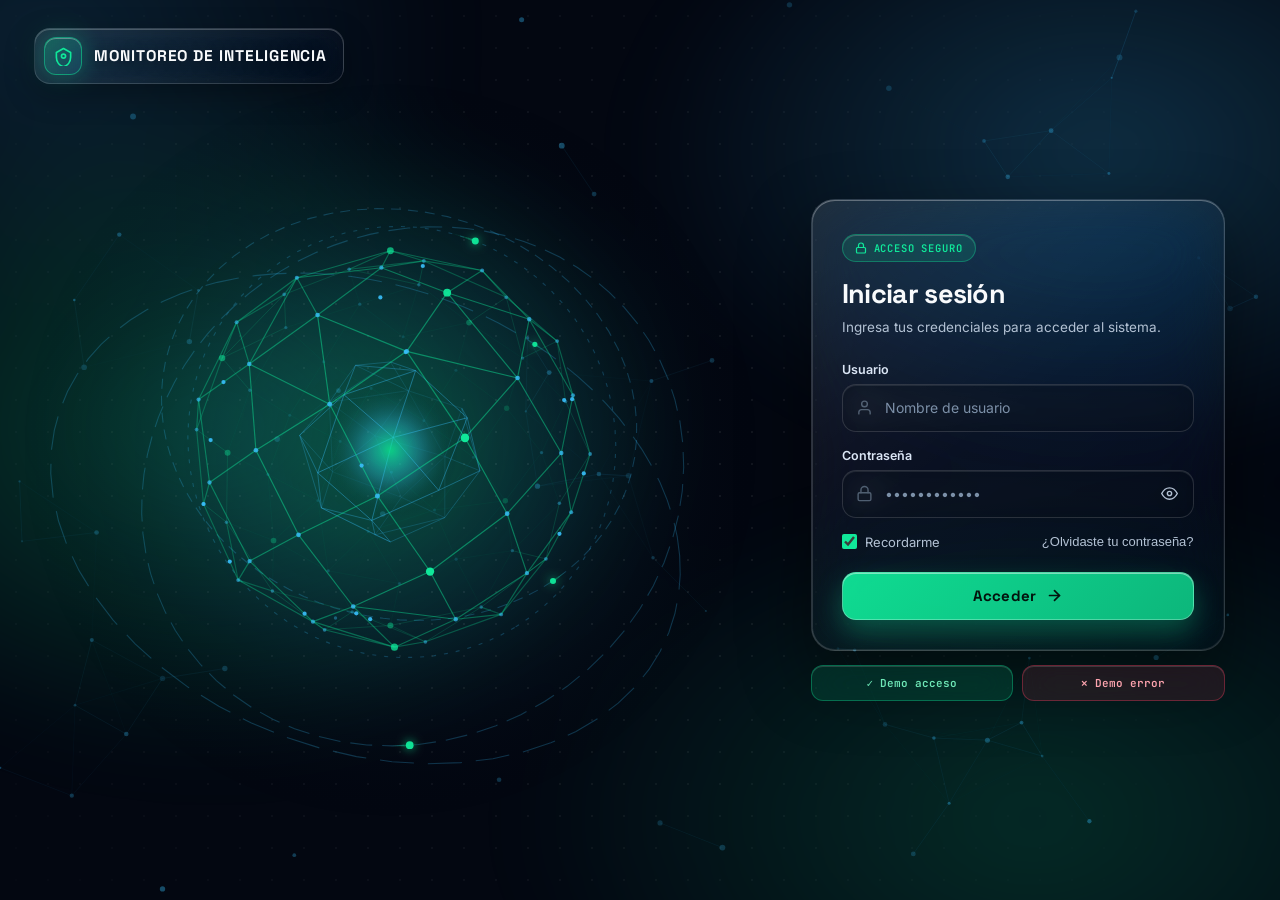
<file: index.html>
﻿<!DOCTYPE html>
<html lang="es">
<head>
  <meta charset="UTF-8" />
  <meta name="viewport" content="width=device-width, initial-scale=1.0" />
  <title>Acceso Seguro — Monitoreo de Inteligencia</title>
  <link rel="preconnect" href="https://fonts.googleapis.com" />
  <link rel="preconnect" href="https://fonts.gstatic.com" crossorigin />
  <link href="https://fonts.googleapis.com/css2?family=Inter:wght@400;500;600;700&family=JetBrains+Mono:wght@400;500;600;700&family=Space+Grotesk:wght@500;600;700&display=swap" rel="stylesheet" />
  <style>
    :root {
      --accent: #10e89a;
      --accent-rgb: 16, 232, 154;
      --accent-2: #38bdf8;
      --accent-2-rgb: 56, 189, 248;
      --warn: #fbbf24;
      --bg-page: #030711;
      --glass-card: linear-gradient(145deg, rgba(255, 255, 255, 0.11) 0%, rgba(255, 255, 255, 0.035) 48%, rgba(6, 12, 24, 0.28) 100%);
      --glass-input: rgba(5, 11, 22, 0.38);
      --glass-border: rgba(255, 255, 255, 0.15);
      --glass-border-strong: rgba(255, 255, 255, 0.26);
      --glass-specular: inset 0 1px 0 rgba(255, 255, 255, 0.28), inset 1px 0 0 rgba(255, 255, 255, 0.1), inset 0 -1px 0 rgba(255, 255, 255, 0.05);
      --text-main: #f8fafc;
      --text-soft: #b3c2d4;
      --text-dim: #7c90a8;
      --radius-lg: 24px;
      --radius-md: 14px;
    }

    body.state-success {
      --accent: #f5c542;
      --accent-rgb: 245, 197, 66;
      --accent-2: #fde078;
      --accent-2-rgb: 253, 224, 120;
      --bg-page: #0a0703;
    }

    body.state-error {
      --accent: #f43f5e;
      --accent-rgb: 244, 63, 94;
      --accent-2: #fb7185;
      --accent-2-rgb: 251, 113, 133;
      --bg-page: #0f0408;
    }

    * {
      box-sizing: border-box;
      margin: 0;
      padding: 0;
    }

    html, body {
      width: 100%;
      min-height: 100dvh;
      background-color: var(--bg-page);
      color: var(--text-main);
      font-family: 'Inter', system-ui, -apple-system, sans-serif;
      -webkit-font-smoothing: antialiased;
      overflow-x: hidden;
      transition: background-color 0.6s ease;
    }

    /* ============================================================
       FULLSCREEN LIVING AURORA & INTERACTIVE 3D ENVIRONMENT
    ============================================================ */
    .ambient-aurora {
      position: fixed;
      inset: -14%;
      z-index: 0;
      pointer-events: none;
      background:
        radial-gradient(44% 44% at 24% 48%, rgba(var(--accent-rgb), 0.24) 0%, transparent 68%),
        radial-gradient(42% 40% at 78% 24%, rgba(var(--accent-2-rgb), 0.22) 0%, transparent 68%),
        radial-gradient(46% 42% at 74% 82%, rgba(var(--accent-rgb), 0.16) 0%, transparent 70%),
        radial-gradient(36% 36% at 14% 14%, rgba(var(--accent-2-rgb), 0.14) 0%, transparent 70%);
      filter: blur(36px);
      animation: auroraDrift 18s ease-in-out infinite alternate;
      transition: background 0.65s ease;
    }

    @keyframes auroraDrift {
      0% { transform: translate3d(0, 0, 0) scale(1); }
      50% { transform: translate3d(2%, -1.5%, 0) scale(1.05); }
      100% { transform: translate3d(-1.5%, 2%, 0) scale(1.02); }
    }

    .ambient-grid {
      position: fixed;
      inset: 0;
      z-index: 0;
      pointer-events: none;
      background-image:
        radial-gradient(rgba(255, 255, 255, 0.065) 1px, transparent 1px);
      background-size: 32px 32px;
      mask-image: radial-gradient(circle at 42% 50%, black 22%, transparent 90%);
      -webkit-mask-image: radial-gradient(circle at 42% 50%, black 22%, transparent 90%);
    }

    #env-canvas {
      position: fixed;
      inset: 0;
      width: 100%;
      height: 100%;
      z-index: 1;
      display: block;
      cursor: grab;
      touch-action: none;
    }

    #env-canvas.dragging {
      cursor: grabbing;
    }

    /* ============================================================
       SPLIT FOREGROUND LAYER (LEFT: OPEN 3D STAGE | RIGHT: GLASS LOGIN)
    ============================================================ */
    .split-shell {
      position: relative;
      z-index: 2;
      display: grid;
      grid-template-columns: minmax(0, 1.18fr) minmax(420px, 0.82fr);
      min-height: 100dvh;
      width: 100%;
      pointer-events: none;
    }

    .visual-stage {
      position: relative;
      pointer-events: none;
    }

    /* Only visible UI element on the left stage */
    .brand-mark {
      position: fixed;
      top: 28px;
      left: 34px;
      z-index: 4;
      display: inline-flex;
      align-items: center;
      gap: 12px;
      pointer-events: none;
      padding: 8px 16px 8px 9px;
      border-radius: 16px;
      background: linear-gradient(135deg, rgba(255, 255, 255, 0.1), rgba(6, 12, 24, 0.34));
      backdrop-filter: blur(20px) saturate(165%);
      -webkit-backdrop-filter: blur(20px) saturate(165%);
      border: 1px solid rgba(255, 255, 255, 0.14);
      box-shadow: 0 10px 30px rgba(0, 0, 0, 0.3), inset 0 1px 0 rgba(255, 255, 255, 0.22);
    }

    .brand-emblem {
      width: 38px;
      height: 38px;
      border-radius: 12px;
      background: linear-gradient(135deg, rgba(var(--accent-rgb), 0.28), rgba(var(--accent-2-rgb), 0.14));
      border: 1px solid rgba(var(--accent-rgb), 0.48);
      display: grid;
      place-items: center;
      color: var(--accent);
      box-shadow: 0 0 24px rgba(var(--accent-rgb), 0.28), inset 0 1px 0 rgba(255, 255, 255, 0.32);
      transition: all 0.4s ease;
    }

    .brand-name {
      font-family: 'Space Grotesk', sans-serif;
      font-size: 15.5px;
      font-weight: 700;
      letter-spacing: 0.06em;
      color: var(--text-main);
      text-transform: uppercase;
      text-shadow: 0 2px 14px rgba(0, 0, 0, 0.55);
    }

    /* ---------------- RIGHT TRANSPARENT GLASS LOGIN ---------------- */
    .auth-panel {
      display: flex;
      align-items: center;
      justify-content: center;
      padding: 32px 38px;
      pointer-events: none;
    }

    .auth-main {
      width: 100%;
      max-width: 414px;
      pointer-events: auto;
      perspective: 1100px;
    }

    .auth-card {
      position: relative;
      overflow: hidden;
      background: var(--glass-card);
      backdrop-filter: blur(30px) saturate(180%);
      -webkit-backdrop-filter: blur(30px) saturate(180%);
      border: 1px solid var(--glass-border);
      border-radius: var(--radius-lg);
      padding: 34px 30px 30px;
      box-shadow:
        0 28px 70px rgba(0, 0, 0, 0.48),
        0 0 0 1px rgba(255, 255, 255, 0.04) inset,
        var(--glass-specular);
      transform-style: preserve-3d;
      transition: border-color 0.4s ease, box-shadow 0.45s ease, transform 0.18s ease-out;
      --mx: 50%;
      --my: 0%;
      --glare-opacity: 0;
    }

    /* Interactive mouse-tracking crystal light reflection */
    .auth-card::before {
      content: "";
      position: absolute;
      inset: 0;
      border-radius: inherit;
      background: radial-gradient(
        340px circle at var(--mx) var(--my),
        rgba(255, 255, 255, 0.16) 0%,
        rgba(var(--accent-rgb), 0.08) 38%,
        transparent 72%
      );
      opacity: var(--glare-opacity);
      transition: opacity 0.3s ease;
      pointer-events: none;
      z-index: 0;
    }

    .auth-card > * {
      position: relative;
      z-index: 1;
    }

    body.state-success .auth-card {
      border-color: rgba(245, 197, 66, 0.5);
      box-shadow:
        0 28px 70px rgba(0, 0, 0, 0.52),
        0 0 60px rgba(245, 197, 66, 0.25),
        var(--glass-specular);
    }

    body.state-success .auth-card::after {
      content: "";
      position: absolute;
      inset: -40%;
      background: linear-gradient(
        112deg,
        transparent 38%,
        rgba(255, 246, 198, 0.28) 49%,
        rgba(245, 197, 66, 0.14) 54%,
        transparent 64%
      );
      transform: translateX(-120%);
      animation: goldCardSheen 1.25s cubic-bezier(0.22, 1, 0.36, 1) forwards;
      pointer-events: none;
      z-index: 2;
    }

    @keyframes goldCardSheen {
      0% { transform: translateX(-115%); opacity: 0.95; }
      100% { transform: translateX(125%); opacity: 0; }
    }

    body.state-error .auth-card {
      border-color: rgba(244, 63, 94, 0.5);
      box-shadow:
        0 28px 70px rgba(0, 0, 0, 0.55),
        0 0 48px rgba(244, 63, 94, 0.22),
        var(--glass-specular);
    }

    .auth-card.shake {
      animation: cardShake 0.44s cubic-bezier(.36, .07, .19, .97) both;
    }

    @keyframes cardShake {
      10%, 90% { transform: translate3d(-3px, 0, 0); }
      20%, 80% { transform: translate3d(5px, 0, 0); }
      30%, 50%, 70% { transform: translate3d(-6px, 0, 0); }
      40%, 60% { transform: translate3d(6px, 0, 0); }
    }

    /* Fullscreen Solar Flash Overlay on Login Success */
    .sun-flash-overlay {
      position: fixed;
      inset: 0;
      z-index: 35;
      pointer-events: none;
      opacity: 0;
      background:
        radial-gradient(circle at 30% 50%, rgba(255, 250, 220, 0.92) 0%, rgba(245, 197, 66, 0.46) 28%, rgba(217, 119, 6, 0.12) 58%, transparent 78%);
    }

    .sun-flash-overlay.flash-active {
      animation: solarBloomFlash 1.35s cubic-bezier(0.16, 1, 0.3, 1) forwards;
    }

    @keyframes solarBloomFlash {
      0% { opacity: 0; transform: scale(0.86); }
      14% { opacity: 0.78; transform: scale(1.03); }
      45% { opacity: 0.32; transform: scale(1.08); }
      100% { opacity: 0; transform: scale(1.14); }
    }

    .auth-header {
      margin-bottom: 24px;
    }

    .security-badge {
      display: inline-flex;
      align-items: center;
      gap: 7px;
      padding: 6px 12px;
      border-radius: 999px;
      background: rgba(var(--accent-rgb), 0.13);
      border: 1px solid rgba(var(--accent-rgb), 0.34);
      box-shadow: inset 0 1px 0 rgba(255, 255, 255, 0.18);
      color: var(--accent);
      font-family: 'JetBrains Mono', monospace;
      font-size: 10.5px;
      font-weight: 600;
      letter-spacing: 0.08em;
      text-transform: uppercase;
      margin-bottom: 14px;
    }

    .auth-title {
      font-family: 'Space Grotesk', sans-serif;
      font-size: 27px;
      font-weight: 700;
      letter-spacing: -0.025em;
      color: var(--text-main);
      margin-bottom: 6px;
    }

    .auth-subtitle {
      font-size: 13.5px;
      color: var(--text-soft);
      line-height: 1.5;
    }

    /* Form Controls */
    .field {
      margin-bottom: 16px;
    }

    .field-header {
      display: flex;
      justify-content: space-between;
      align-items: center;
      margin-bottom: 7px;
    }

    .field-label {
      font-size: 12.5px;
      font-weight: 600;
      color: #dbe6f5;
    }

    .caps-hint {
      font-family: 'JetBrains Mono', monospace;
      font-size: 10px;
      color: var(--warn);
      display: none;
    }

    .caps-hint.visible {
      display: inline-block;
    }

    .input-box {
      position: relative;
      display: flex;
      align-items: center;
    }

    .input-icon {
      position: absolute;
      left: 14px;
      width: 17px;
      height: 17px;
      color: var(--text-dim);
      pointer-events: none;
      transition: color 0.2s ease;
    }

    .text-input {
      width: 100%;
      height: 48px;
      padding: 0 42px 0 42px;
      border-radius: var(--radius-md);
      border: 1px solid rgba(255, 255, 255, 0.14);
      background: var(--glass-input);
      backdrop-filter: blur(14px);
      color: var(--text-main);
      font-family: 'Inter', sans-serif;
      font-size: 14px;
      outline: none;
      box-shadow: inset 0 1px 0 rgba(255, 255, 255, 0.09);
      transition: border-color 0.2s ease, box-shadow 0.2s ease, background-color 0.2s ease;
    }

    .text-input::placeholder {
      color: var(--text-dim);
    }

    .text-input:hover {
      border-color: rgba(255, 255, 255, 0.24);
      background: rgba(8, 16, 30, 0.5);
    }

    .text-input:focus {
      border-color: rgba(var(--accent-rgb), 0.8);
      background: rgba(8, 16, 32, 0.62);
      box-shadow: 0 0 0 3.5px rgba(var(--accent-rgb), 0.18), inset 0 1px 0 rgba(255, 255, 255, 0.14);
    }

    .text-input[aria-invalid="true"] {
      border-color: rgba(244, 63, 94, 0.78);
      box-shadow: 0 0 0 3px rgba(244, 63, 94, 0.16);
    }

    .input-box:focus-within .input-icon {
      color: var(--accent);
    }

    .field-error {
      display: none;
      margin-top: 6px;
      font-size: 11.5px;
      color: #fecdd3;
      font-family: 'JetBrains Mono', monospace;
    }

    .field-error.visible {
      display: block;
    }

    .toggle-pass {
      position: absolute;
      right: 8px;
      width: 32px;
      height: 32px;
      border-radius: 9px;
      border: none;
      background: transparent;
      color: var(--text-soft);
      cursor: pointer;
      display: grid;
      place-items: center;
      transition: color 0.2s ease, background-color 0.2s ease;
    }

    .toggle-pass:hover,
    .toggle-pass:focus-visible {
      color: var(--text-main);
      background: rgba(255, 255, 255, 0.1);
      outline: none;
    }

    .form-row {
      display: flex;
      align-items: center;
      justify-content: space-between;
      gap: 10px;
      margin: 4px 0 22px;
      font-size: 13px;
    }

    .remember-check {
      display: inline-flex;
      align-items: center;
      gap: 8px;
      color: var(--text-soft);
      cursor: pointer;
      user-select: none;
    }

    .remember-check input {
      accent-color: var(--accent);
      width: 15px;
      height: 15px;
      cursor: pointer;
    }

    .text-link {
      background: none;
      border: none;
      color: var(--text-soft);
      font-size: 13px;
      font-weight: 500;
      cursor: pointer;
      transition: color 0.2s ease;
    }

    .text-link:hover,
    .text-link:focus-visible {
      color: var(--accent);
      outline: none;
      text-decoration: underline;
    }

    .btn-primary {
      width: 100%;
      height: 48px;
      border: 1px solid rgba(255, 255, 255, 0.28);
      border-radius: var(--radius-md);
      background: linear-gradient(135deg, rgba(var(--accent-rgb), 0.94) 0%, rgba(14, 201, 134, 0.9) 100%);
      color: #03130d;
      font-family: 'Space Grotesk', sans-serif;
      font-size: 15px;
      font-weight: 700;
      letter-spacing: 0.02em;
      cursor: pointer;
      display: inline-flex;
      align-items: center;
      justify-content: center;
      gap: 9px;
      box-shadow: 0 12px 28px rgba(var(--accent-rgb), 0.3), inset 0 1px 0 rgba(255, 255, 255, 0.45);
      transition: transform 0.16s ease, box-shadow 0.2s ease, filter 0.2s ease;
    }

    .btn-primary:hover:not(:disabled) {
      transform: translateY(-1px);
      filter: brightness(1.07);
      box-shadow: 0 16px 34px rgba(var(--accent-rgb), 0.42), inset 0 1px 0 rgba(255, 255, 255, 0.55);
    }

    .btn-primary:active:not(:disabled) {
      transform: translateY(1px);
    }

    .btn-primary:disabled {
      opacity: 0.52;
      cursor: not-allowed;
      transform: none;
    }

    body.state-success .btn-primary {
      background: linear-gradient(135deg, #f7d060 0%, #d99b1e 100%);
      color: #1a1102;
    }

    body.state-error .btn-primary {
      background: linear-gradient(135deg, #f43f5e 0%, #e11d48 100%);
      color: #ffffff;
    }

    .btn-ghost {
      width: 100%;
      height: 44px;
      border-radius: var(--radius-md);
      border: 1px solid rgba(255, 255, 255, 0.18);
      background: rgba(255, 255, 255, 0.055);
      backdrop-filter: blur(12px);
      color: var(--text-main);
      font-family: 'Space Grotesk', sans-serif;
      font-size: 14px;
      font-weight: 600;
      cursor: pointer;
      display: inline-flex;
      align-items: center;
      justify-content: center;
      gap: 8px;
      box-shadow: inset 0 1px 0 rgba(255, 255, 255, 0.12);
      transition: all 0.2s ease;
    }

    .btn-ghost:hover:not(:disabled) {
      border-color: rgba(var(--accent-rgb), 0.58);
      background: rgba(var(--accent-rgb), 0.12);
      color: var(--accent);
    }

    /* Views */
    .panel-view {
      display: none;
      animation: viewIn 0.28s ease forwards;
    }

    .panel-view.active {
      display: block;
    }

    @keyframes viewIn {
      from { opacity: 0; transform: translateY(6px); }
      to { opacity: 1; transform: translateY(0); }
    }

    /* OTP View */
    .otp-demo-hint {
      display: flex;
      align-items: center;
      justify-content: space-between;
      gap: 10px;
      padding: 10px 13px;
      border-radius: 12px;
      background: rgba(var(--accent-2-rgb), 0.12);
      border: 1px solid rgba(var(--accent-2-rgb), 0.34);
      font-family: 'JetBrains Mono', monospace;
      font-size: 11px;
      color: #bae6fd;
      margin-bottom: 16px;
    }

    .otp-demo-hint strong {
      color: #ffffff;
      letter-spacing: 0.14em;
    }

    .otp-autofill-btn {
      background: rgba(var(--accent-2-rgb), 0.22);
      border: 1px solid rgba(var(--accent-2-rgb), 0.45);
      color: #e0f2fe;
      padding: 4px 9px;
      border-radius: 7px;
      font-family: 'JetBrains Mono', monospace;
      font-size: 10px;
      cursor: pointer;
    }

    .otp-input {
      width: 100%;
      height: 54px;
      text-align: center;
      font-family: 'JetBrains Mono', monospace;
      font-size: 22px;
      font-weight: 700;
      letter-spacing: 0.42em;
      padding: 0 14px;
      border-radius: var(--radius-md);
      border: 1px solid rgba(255, 255, 255, 0.2);
      background: var(--glass-input);
      color: var(--text-main);
      outline: none;
      transition: border-color 0.2s ease, box-shadow 0.2s ease;
    }

    .otp-input:focus {
      border-color: rgba(var(--accent-rgb), 0.85);
      box-shadow: 0 0 0 3.5px rgba(var(--accent-rgb), 0.18);
    }

    .otp-actions {
      display: flex;
      justify-content: space-between;
      align-items: center;
      margin: 12px 0 18px;
      font-size: 12px;
    }

    /* Loading View */
    .loading-box {
      text-align: center;
      padding: 18px 4px 10px;
    }

    .spinner-orbit {
      width: 64px;
      height: 64px;
      margin: 0 auto 18px;
      border-radius: 50%;
      border: 2.5px solid rgba(var(--accent-rgb), 0.18);
      border-top-color: var(--accent);
      border-right-color: var(--accent-2);
      display: grid;
      place-items: center;
      animation: spin 0.9s linear infinite;
      box-shadow: 0 0 28px rgba(var(--accent-rgb), 0.26);
    }

    .spinner-orbit svg {
      animation: spinReverse 0.9s linear infinite;
    }

    @keyframes spin { to { transform: rotate(360deg); } }
    @keyframes spinReverse { to { transform: rotate(-360deg); } }

    .progress-bar {
      width: 100%;
      height: 6px;
      border-radius: 999px;
      background: rgba(255, 255, 255, 0.08);
      overflow: hidden;
      margin-top: 18px;
    }

    .progress-fill {
      height: 100%;
      width: 0%;
      background: linear-gradient(90deg, var(--accent-2), var(--accent));
      transition: width 0.16s ease;
    }

    /* Result Views */
    .result-box {
      text-align: center;
      padding: 6px 0;
    }

    .status-icon-wrap {
      width: 62px;
      height: 62px;
      border-radius: 17px;
      margin: 0 auto 16px;
      display: grid;
      place-items: center;
      background: rgba(var(--accent-rgb), 0.15);
      border: 1px solid rgba(var(--accent-rgb), 0.45);
      color: var(--accent);
      box-shadow: 0 0 32px rgba(var(--accent-rgb), 0.26), inset 0 1px 0 rgba(255, 255, 255, 0.24);
    }

    .result-title {
      font-family: 'Space Grotesk', sans-serif;
      font-size: 22px;
      font-weight: 700;
      color: var(--text-main);
      margin-bottom: 8px;
    }

    .result-desc {
      font-size: 13.5px;
      color: var(--text-soft);
      line-height: 1.5;
      margin-bottom: 20px;
    }

    .btn-stack {
      display: grid;
      gap: 10px;
    }

    /* Frosted Glass Demo Triggers */
    .demo-strip {
      margin-top: 14px;
      display: grid;
      grid-template-columns: 1fr 1fr;
      gap: 9px;
    }

    .demo-btn {
      padding: 10px 12px;
      border-radius: 12px;
      font-family: 'JetBrains Mono', monospace;
      font-size: 11px;
      font-weight: 600;
      cursor: pointer;
      backdrop-filter: blur(18px) saturate(160%);
      -webkit-backdrop-filter: blur(18px) saturate(160%);
      border: 1px solid transparent;
      box-shadow: inset 0 1px 0 rgba(255, 255, 255, 0.14);
      transition: all 0.2s ease;
    }

    .demo-btn.ok {
      background: rgba(16, 232, 154, 0.12);
      border-color: rgba(16, 232, 154, 0.34);
      color: #6ee7b7;
    }

    .demo-btn.ok:hover {
      background: rgba(16, 232, 154, 0.22);
      transform: translateY(-1px);
    }

    .demo-btn.fail {
      background: rgba(244, 63, 94, 0.12);
      border-color: rgba(244, 63, 94, 0.36);
      color: #fda4af;
    }

    .demo-btn.fail:hover {
      background: rgba(244, 63, 94, 0.22);
      transform: translateY(-1px);
    }

    /* Glass Modal */
    .modal-backdrop {
      position: fixed;
      inset: 0;
      z-index: 40;
      background: rgba(3, 6, 14, 0.62);
      backdrop-filter: blur(16px);
      -webkit-backdrop-filter: blur(16px);
      display: none;
      align-items: center;
      justify-content: center;
      padding: 20px;
    }

    .modal-backdrop.open {
      display: flex;
      animation: viewIn 0.2s ease;
    }

    .modal-card {
      width: 100%;
      max-width: 420px;
      max-height: calc(100dvh - 40px);
      overflow-y: auto;
      background: linear-gradient(145deg, rgba(20, 30, 50, 0.72), rgba(8, 14, 26, 0.76));
      backdrop-filter: blur(30px) saturate(180%);
      -webkit-backdrop-filter: blur(30px) saturate(180%);
      border: 1px solid rgba(var(--accent-rgb), 0.38);
      border-radius: 22px;
      padding: 24px;
      box-shadow: 0 30px 76px rgba(0, 0, 0, 0.72), var(--glass-specular);
    }

    .modal-head {
      display: flex;
      align-items: center;
      justify-content: space-between;
      margin-bottom: 12px;
    }

    .modal-title {
      font-family: 'Space Grotesk', sans-serif;
      font-size: 18px;
      font-weight: 700;
      color: var(--text-main);
    }

    .modal-close {
      width: 32px;
      height: 32px;
      border-radius: 9px;
      border: 1px solid rgba(255, 255, 255, 0.14);
      background: rgba(255, 255, 255, 0.06);
      color: var(--text-soft);
      cursor: pointer;
      font-size: 15px;
      display: grid;
      place-items: center;
    }

    .modal-close:hover,
    .modal-close:focus-visible {
      color: var(--accent);
      border-color: rgba(var(--accent-rgb), 0.5);
      outline: none;
    }

    /* Glass Toast */
    .toast {
      position: fixed;
      bottom: 20px;
      right: 22px;
      z-index: 50;
      background: rgba(12, 20, 36, 0.68);
      backdrop-filter: blur(22px) saturate(170%);
      -webkit-backdrop-filter: blur(22px) saturate(170%);
      border: 1px solid rgba(var(--accent-rgb), 0.48);
      color: var(--text-main);
      padding: 11px 16px;
      border-radius: 13px;
      font-family: 'JetBrains Mono', monospace;
      font-size: 12px;
      box-shadow: 0 16px 38px rgba(0, 0, 0, 0.58), inset 0 1px 0 rgba(255, 255, 255, 0.16);
      transform: translateY(20px);
      opacity: 0;
      pointer-events: none;
      transition: transform 0.25s ease, opacity 0.25s ease;
    }

    .toast.show {
      transform: translateY(0);
      opacity: 1;
    }

    /* Responsive */
    @media (max-width: 960px) {
      .split-shell {
        grid-template-columns: 1fr;
        grid-template-rows: 340px auto;
      }
      .brand-mark {
        position: absolute;
        top: 18px;
        left: 18px;
      }
      .auth-panel {
        padding: 12px 20px 36px;
      }
    }

    @media (max-width: 520px) {
      .split-shell {
        grid-template-rows: 270px auto;
      }
      .auth-card {
        padding: 26px 20px;
      }
      .demo-strip {
        grid-template-columns: 1fr;
      }
      .toast {
        left: 16px;
        right: 16px;
        bottom: 14px;
      }
    }

    @media (prefers-reduced-motion: reduce) {
      *, *::before, *::after {
        animation-duration: 0.01ms !important;
        animation-iteration-count: 1 !important;
        transition-duration: 0.01ms !important;
      }
    }
  </style>
</head>
<body>
  <div class="ambient-aurora" aria-hidden="true"></div>
  <div class="ambient-grid" aria-hidden="true"></div>
  <canvas id="env-canvas" aria-label="Entorno 3D interactivo de Monitoreo de Inteligencia"></canvas>
  <div class="sun-flash-overlay" id="sun-flash-overlay" aria-hidden="true"></div>

  <div class="brand-mark">
    <div class="brand-emblem" aria-hidden="true">
      <svg width="19" height="19" viewBox="0 0 24 24" fill="none" stroke="currentColor" stroke-width="2.1" stroke-linecap="round" stroke-linejoin="round">
        <path d="M12 2L3 7v6c0 5.5 3.8 10.4 9 12 5.2-1.6 9-6.5 9-12V7l-9-5z"/>
        <circle cx="12" cy="11.5" r="2.6"/>
      </svg>
    </div>
    <span class="brand-name">Monitoreo de Inteligencia</span>
  </div>

  <div class="split-shell">
    <!-- LEFT: OPEN SPACE OVER INTERACTIVE 3D CORE -->
    <div class="visual-stage" aria-hidden="true"></div>

    <!-- RIGHT: TRANSPARENT FROSTED GLASS LOGIN -->
    <main class="auth-panel">
      <section class="auth-main" aria-label="Inicio de sesión">
        <div class="auth-card" id="auth-card">

          <!-- VIEW 1: LOGIN FORM -->
          <div class="panel-view active" id="view-login">
            <div class="auth-header">
              <div class="security-badge">
                <svg width="12" height="12" viewBox="0 0 24 24" fill="none" stroke="currentColor" stroke-width="2.4" aria-hidden="true">
                  <rect x="3" y="11" width="18" height="11" rx="2"/>
                  <path d="M7 11V7a5 5 0 0 1 10 0v4"/>
                </svg>
                <span>Acceso Seguro</span>
              </div>
              <h1 class="auth-title">Iniciar sesión</h1>
              <p class="auth-subtitle">Ingresa tus credenciales para acceder al sistema.</p>
            </div>

            <form id="login-form" novalidate>
              <div class="field">
                <div class="field-header">
                  <label class="field-label" for="input-user">Usuario</label>
                </div>
                <div class="input-box">
                  <svg class="input-icon" viewBox="0 0 24 24" fill="none" stroke="currentColor" stroke-width="2" stroke-linecap="round" stroke-linejoin="round" aria-hidden="true">
                    <path d="M20 21v-2a4 4 0 0 0-4-4H8a4 4 0 0 0-4 4v2"/>
                    <circle cx="12" cy="7" r="4"/>
                  </svg>
                  <input
                    type="text"
                    id="input-user"
                    class="text-input"
                    placeholder="Nombre de usuario"
                    autocomplete="username"
                    aria-describedby="err-user"
                    aria-invalid="false"
                    required
                  />
                </div>
                <p class="field-error" id="err-user" role="alert"></p>
              </div>

              <div class="field">
                <div class="field-header">
                  <label class="field-label" for="input-pass">Contraseña</label>
                  <span class="caps-hint" id="caps-hint" role="status">BLOQ MAYÚS</span>
                </div>
                <div class="input-box">
                  <svg class="input-icon" viewBox="0 0 24 24" fill="none" stroke="currentColor" stroke-width="2" stroke-linecap="round" stroke-linejoin="round" aria-hidden="true">
                    <rect x="3" y="11" width="18" height="11" rx="2"/>
                    <path d="M7 11V7a5 5 0 0 1 10 0v4"/>
                  </svg>
                  <input
                    type="password"
                    id="input-pass"
                    class="text-input"
                    placeholder="••••••••••••"
                    autocomplete="current-password"
                    aria-describedby="err-pass"
                    aria-invalid="false"
                    required
                  />
                  <button type="button" class="toggle-pass" id="btn-toggle-pass" aria-label="Mostrar contraseña" aria-pressed="false">
                    <svg id="eye-icon" width="17" height="17" viewBox="0 0 24 24" fill="none" stroke="currentColor" stroke-width="2" stroke-linecap="round" stroke-linejoin="round" aria-hidden="true">
                      <path d="M1 12s4-8 11-8 11 8 11 8-4 8-11 8-11-8-11-8z"/>
                      <circle cx="12" cy="12" r="3"/>
                    </svg>
                  </button>
                </div>
                <p class="field-error" id="err-pass" role="alert"></p>
              </div>

              <div class="form-row">
                <label class="remember-check">
                  <input type="checkbox" id="chk-remember" checked />
                  <span>Recordarme</span>
                </label>
                <button type="button" class="text-link" id="btn-forgot">¿Olvidaste tu contraseña?</button>
              </div>

              <button type="submit" class="btn-primary" id="btn-submit">
                <span>Acceder</span>
                <svg width="17" height="17" viewBox="0 0 24 24" fill="none" stroke="currentColor" stroke-width="2.4" stroke-linecap="round" stroke-linejoin="round" aria-hidden="true">
                  <line x1="5" y1="12" x2="19" y2="12"/>
                  <polyline points="12 5 19 12 12 19"/>
                </svg>
              </button>
            </form>
          </div>

          <!-- VIEW 2: AUTHENTICATING -->
          <div class="panel-view" id="view-loading" aria-live="polite">
            <div class="loading-box">
              <div class="spinner-orbit" aria-hidden="true">
                <svg width="24" height="24" viewBox="0 0 24 24" fill="none" stroke="var(--accent)" stroke-width="2">
                  <path d="M12 22s8-4 8-10V5l-8-3-8 3v7c0 6 8 10 8 10z"/>
                </svg>
              </div>
              <h2 class="result-title">Verificando...</h2>
              <p class="result-desc" id="loading-step-text">Validando credenciales de acceso</p>
              <div class="progress-bar" role="progressbar" aria-valuemin="0" aria-valuemax="100" aria-valuenow="0" id="progress-bar">
                <div class="progress-fill" id="auth-progress"></div>
              </div>
            </div>
          </div>

          <!-- VIEW 3: 2FA OTP -->
          <div class="panel-view" id="view-otp" aria-live="polite">
            <div class="auth-header">
              <div class="security-badge">Verificación 2FA</div>
              <h2 class="auth-title">Código de seguridad</h2>
              <p class="auth-subtitle">Ingresa el código de 6 dígitos para <strong id="otp-user-label">admin</strong>.</p>
            </div>

            <div class="otp-demo-hint">
              <span>DEMO OTP: <strong id="otp-demo-code">482910</strong></span>
              <button type="button" class="otp-autofill-btn" id="btn-otp-fill">Autocompletar</button>
            </div>

            <form id="otp-form" novalidate>
              <div class="field">
                <label class="field-label" for="input-otp" style="display:block;margin-bottom:7px;">Código OTP</label>
                <input
                  type="text"
                  id="input-otp"
                  class="otp-input"
                  inputmode="numeric"
                  autocomplete="one-time-code"
                  maxlength="6"
                  placeholder="000000"
                  aria-describedby="err-otp"
                  aria-invalid="false"
                  required
                />
                <p class="field-error" id="err-otp" role="alert"></p>
              </div>

              <div class="otp-actions">
                <button type="button" class="text-link" id="btn-otp-resend">Reenviar código</button>
                <button type="button" class="text-link" id="btn-otp-cancel">Volver</button>
              </div>

              <button type="submit" class="btn-primary">Verificar y entrar</button>
            </form>
          </div>

          <!-- VIEW 4: SUCCESS -->
          <div class="panel-view" id="view-success" aria-live="polite">
            <div class="result-box">
              <div class="status-icon-wrap" aria-hidden="true">
                <svg width="28" height="28" viewBox="0 0 24 24" fill="none" stroke="currentColor" stroke-width="2.6" stroke-linecap="round" stroke-linejoin="round">
                  <polyline points="20 6 9 17 4 12"/>
                </svg>
              </div>
              <div class="security-badge">Acceso concedido</div>
              <h2 class="result-title">Bienvenido, <span id="meta-user">Admin</span></h2>
              <p class="result-desc">Tu sesión ha sido verificada correctamente.</p>
              <div class="btn-stack">
                <a href="monitor.html" class="btn-primary" id="btn-enter-monitor" style="text-decoration:none;">
                  <span>Entrar al Centro de Monitoreo</span>
                  <svg width="17" height="17" viewBox="0 0 24 24" fill="none" stroke="currentColor" stroke-width="2.4" stroke-linecap="round" stroke-linejoin="round" aria-hidden="true">
                    <line x1="5" y1="12" x2="19" y2="12"/>
                    <polyline points="12 5 19 12 12 19"/>
                  </svg>
                </a>
                <button type="button" class="btn-ghost" id="btn-logout">Cerrar sesión</button>
              </div>
            </div>
          </div>

          <!-- VIEW 5: ERROR -->
          <div class="panel-view" id="view-error" role="alert" aria-live="assertive">
            <div class="result-box">
              <div class="status-icon-wrap" aria-hidden="true">
                <svg width="28" height="28" viewBox="0 0 24 24" fill="none" stroke="currentColor" stroke-width="2.5" stroke-linecap="round" stroke-linejoin="round">
                  <circle cx="12" cy="12" r="10"/>
                  <line x1="15" y1="9" x2="9" y2="15"/>
                  <line x1="9" y1="9" x2="15" y2="15"/>
                </svg>
              </div>
              <div class="security-badge">Acceso denegado</div>
              <h2 class="result-title">Credenciales inválidas</h2>
              <p class="result-desc" id="error-detail-msg">Verifica tu usuario y contraseña e inténtalo de nuevo.</p>
              <div class="btn-stack">
                <button type="button" class="btn-primary" id="btn-retry">Reintentar</button>
              </div>
            </div>
          </div>
        </div>

        <!-- Frosted Glass Demo Triggers -->
        <div class="demo-strip" aria-label="Pruebas rápidas en modo demo">
          <button type="button" class="demo-btn ok" id="btn-demo-ok">✓ Demo acceso</button>
          <button type="button" class="demo-btn fail" id="btn-demo-fail">✕ Demo error</button>
        </div>
      </section>
    </main>
  </div>

  <!-- Password Recovery Modal -->
  <div class="modal-backdrop" id="modal-recovery" role="dialog" aria-modal="true" aria-labelledby="recovery-title" aria-hidden="true">
    <div class="modal-card">
      <div class="modal-head">
        <h3 class="modal-title" id="recovery-title">Recuperar acceso</h3>
        <button type="button" class="modal-close" data-close-modal="modal-recovery" aria-label="Cerrar ventana">✕</button>
      </div>
      <p style="font-size:13.5px;color:var(--text-soft);line-height:1.5;margin-bottom:16px;">
        Ingresa tu correo corporativo o usuario para recibir un enlace de recuperación.
      </p>
      <form id="recovery-form" novalidate>
        <div class="field">
          <label class="field-label" for="input-recovery-email" style="display:block;margin-bottom:7px;">Correo o usuario</label>
          <input type="text" id="input-recovery-email" class="text-input" style="padding-left:14px;" placeholder="operador@monitoreo.com" aria-describedby="err-recovery" required />
          <p class="field-error" id="err-recovery" role="alert"></p>
        </div>
        <button type="submit" class="btn-primary">Enviar solicitud</button>
      </form>
    </div>
  </div>

  <div class="toast" id="toast" role="status" aria-live="polite"></div>

  <script>
    (function () {
      'use strict';

      // ==========================================================
      // 1. STATE & DEMO ACCOUNTS
      // ==========================================================
      const DEMO_ACCOUNTS = {
        admin: ['Monitor2026!', 'Cyber2026!'],
        operador: ['Seguro2026!']
      };

      const state = {
        mode: 'normal', // 'normal' | 'loading' | 'otp' | 'success' | 'error'
        authInFlight: false,
        authTimer: null,
        failedAttempts: 0,
        lockoutRemaining: 0,
        lockoutTimer: null,
        pendingUser: '',
        activeOtp: '',
        otpAttempts: 0,
        otpResendCooldown: 0,
        otpCooldownTimer: null,
        typingBoost: 0,
        shockwave: 0,
        errorPulse: 0,
        sunFlash: 0
      };

      // ==========================================================
      // 2. DOM REFERENCES
      // ==========================================================
      const body = document.body;
      const authCard = document.getElementById('auth-card');
      const views = {
        login: document.getElementById('view-login'),
        loading: document.getElementById('view-loading'),
        otp: document.getElementById('view-otp'),
        success: document.getElementById('view-success'),
        error: document.getElementById('view-error')
      };

      const loginForm = document.getElementById('login-form');
      const inputUser = document.getElementById('input-user');
      const inputPass = document.getElementById('input-pass');
      const errUser = document.getElementById('err-user');
      const errPass = document.getElementById('err-pass');
      const capsHint = document.getElementById('caps-hint');
      const chkRemember = document.getElementById('chk-remember');
      const btnTogglePass = document.getElementById('btn-toggle-pass');
      const eyeIcon = document.getElementById('eye-icon');
      const btnSubmit = document.getElementById('btn-submit');
      const btnForgot = document.getElementById('btn-forgot');

      const otpForm = document.getElementById('otp-form');
      const inputOtp = document.getElementById('input-otp');
      const errOtp = document.getElementById('err-otp');
      const otpUserLabel = document.getElementById('otp-user-label');
      const otpDemoCode = document.getElementById('otp-demo-code');
      const btnOtpFill = document.getElementById('btn-otp-fill');
      const btnOtpResend = document.getElementById('btn-otp-resend');
      const btnOtpCancel = document.getElementById('btn-otp-cancel');

      const btnDemoOk = document.getElementById('btn-demo-ok');
      const btnDemoFail = document.getElementById('btn-demo-fail');
      const btnRetry = document.getElementById('btn-retry');
      const btnLogout = document.getElementById('btn-logout');

      const loadingStepText = document.getElementById('loading-step-text');
      const authProgress = document.getElementById('auth-progress');
      const progressBar = document.getElementById('progress-bar');
      const metaUser = document.getElementById('meta-user');
      const errorDetailMsg = document.getElementById('error-detail-msg');

      const modalRecovery = document.getElementById('modal-recovery');
      const recoveryForm = document.getElementById('recovery-form');
      const inputRecoveryEmail = document.getElementById('input-recovery-email');
      const errRecovery = document.getElementById('err-recovery');

      const toastEl = document.getElementById('toast');
      const sunFlashOverlay = document.getElementById('sun-flash-overlay');
      let toastTimer = null;

      // ==========================================================
      // 3. INTERACTIVE GLASS CARD TILT & SPECULAR GLARE
      // ==========================================================
      const reducedMotionQuery = window.matchMedia('(prefers-reduced-motion: reduce)');
      let prefersReducedMotion = reducedMotionQuery.matches;

      authCard.addEventListener('pointermove', (e) => {
        if (prefersReducedMotion) return;
        const rect = authCard.getBoundingClientRect();
        const x = e.clientX - rect.left;
        const y = e.clientY - rect.top;
        const rx = ((y / rect.height) - 0.5) * -5.5;
        const ry = ((x / rect.width) - 0.5) * 5.5;
        authCard.style.setProperty('--mx', `${x}px`);
        authCard.style.setProperty('--my', `${y}px`);
        authCard.style.setProperty('--glare-opacity', '1');
        authCard.style.transform = `rotateX(${rx.toFixed(2)}deg) rotateY(${ry.toFixed(2)}deg)`;
      });

      authCard.addEventListener('pointerleave', () => {
        authCard.style.setProperty('--glare-opacity', '0');
        authCard.style.transform = '';
      });

      // ==========================================================
      // 4. UI HELPERS & MODAL MANAGER
      // ==========================================================
      function showToast(message) {
        toastEl.textContent = message;
        toastEl.classList.add('show');
        clearTimeout(toastTimer);
        toastTimer = setTimeout(() => toastEl.classList.remove('show'), 2600);
      }

      function setFieldError(inputEl, errorEl, message) {
        if (message) {
          inputEl.setAttribute('aria-invalid', 'true');
          errorEl.textContent = message;
          errorEl.classList.add('visible');
        } else {
          inputEl.setAttribute('aria-invalid', 'false');
          errorEl.textContent = '';
          errorEl.classList.remove('visible');
        }
      }

      function switchView(name) {
        Object.values(views).forEach((v) => v.classList.remove('active'));
        views[name].classList.add('active');
      }

      function setThemeState(mode) {
        state.mode = mode;
        body.classList.remove('state-success', 'state-error');
        if (mode === 'success') body.classList.add('state-success');
        else if (mode === 'error') body.classList.add('state-error');
        requestStaticRedraw();
      }

      try {
        const savedUser = localStorage.getItem('monitor_login_user');
        if (savedUser) inputUser.value = savedUser;
      } catch (e) {}

      let activeModal = null;
      let lastTriggerEl = null;

      function getFocusable(container) {
        return Array.from(
          container.querySelectorAll('button:not([disabled]), input:not([disabled]), [tabindex]:not([tabindex="-1"])')
        );
      }

      function openModal(modalEl, triggerEl) {
        activeModal = modalEl;
        lastTriggerEl = triggerEl || document.activeElement;
        modalEl.classList.add('open');
        modalEl.setAttribute('aria-hidden', 'false');
        const focusables = getFocusable(modalEl);
        if (focusables.length) focusables[0].focus();
      }

      function closeModal(modalEl) {
        if (!modalEl) return;
        modalEl.classList.remove('open');
        modalEl.setAttribute('aria-hidden', 'true');
        if (activeModal === modalEl) activeModal = null;
        if (lastTriggerEl && typeof lastTriggerEl.focus === 'function') {
          lastTriggerEl.focus();
          lastTriggerEl = null;
        }
      }

      document.addEventListener('keydown', (e) => {
        if (!activeModal) return;
        if (e.key === 'Escape') {
          e.preventDefault();
          closeModal(activeModal);
          return;
        }
        if (e.key === 'Tab') {
          const focusables = getFocusable(activeModal);
          if (!focusables.length) return;
          const first = focusables[0];
          const last = focusables[focusables.length - 1];
          if (e.shiftKey && document.activeElement === first) {
            e.preventDefault();
            last.focus();
          } else if (!e.shiftKey && document.activeElement === last) {
            e.preventDefault();
            first.focus();
          }
        }
      });

      document.querySelectorAll('[data-close-modal]').forEach((btn) => {
        btn.addEventListener('click', () => closeModal(document.getElementById(btn.getAttribute('data-close-modal'))));
      });
      modalRecovery.addEventListener('click', (e) => {
        if (e.target === modalRecovery) closeModal(modalRecovery);
      });

      // ==========================================================
      // 5. AUTHENTICATION, 2FA OTP & LOCKOUT SYNC
      // ==========================================================
      function triggerShake() {
        authCard.classList.remove('shake');
        void authCard.offsetWidth;
        authCard.classList.add('shake');
      }

      function cancelInFlightAuth() {
        clearInterval(state.authTimer);
        state.authTimer = null;
        state.authInFlight = false;
        btnSubmit.disabled = false;
      }

      function clearLockoutState(resetAttempts) {
        clearInterval(state.lockoutTimer);
        state.lockoutTimer = null;
        state.lockoutRemaining = 0;
        if (resetAttempts) state.failedAttempts = 0;
        btnRetry.disabled = false;
        btnRetry.textContent = 'Reintentar';
      }

      function generateOtp() {
        return String(Math.floor(100000 + Math.random() * 900000));
      }

      function startOtpCooldown(seconds) {
        clearInterval(state.otpCooldownTimer);
        state.otpResendCooldown = seconds;
        btnOtpResend.disabled = true;
        btnOtpResend.textContent = `Reenviar (${seconds}s)`;

        state.otpCooldownTimer = setInterval(() => {
          state.otpResendCooldown -= 1;
          if (state.otpResendCooldown <= 0) {
            clearInterval(state.otpCooldownTimer);
            btnOtpResend.disabled = false;
            btnOtpResend.textContent = 'Reenviar código';
          } else {
            btnOtpResend.textContent = `Reenviar (${state.otpResendCooldown}s)`;
          }
        }, 1000);
      }

      function enterOtpStep(username) {
        state.pendingUser = username;
        state.otpAttempts = 0;
        state.activeOtp = generateOtp();
        otpUserLabel.textContent = username;
        otpDemoCode.textContent = state.activeOtp;
        inputOtp.value = '';
        setFieldError(inputOtp, errOtp, '');
        setThemeState('otp');
        switchView('otp');
        startOtpCooldown(15);
        inputOtp.focus();
      }

      function runAuthentication(username, password) {
        if (state.authInFlight) return;
        if (state.lockoutRemaining > 0) {
          showToast(`Bloqueo temporal (${state.lockoutRemaining}s).`);
          return;
        }

        const cleanUser = username.trim();
        setFieldError(inputUser, errUser, '');
        setFieldError(inputPass, errPass, '');

        let firstInvalid = null;
        if (!cleanUser) {
          setFieldError(inputUser, errUser, 'Ingresa tu usuario.');
          firstInvalid = inputUser;
        }
        if (!password) {
          setFieldError(inputPass, errPass, 'Ingresa tu contraseña.');
          if (!firstInvalid) firstInvalid = inputPass;
        }
        if (firstInvalid) {
          triggerShake();
          firstInvalid.focus();
          return;
        }

        state.authInFlight = true;
        btnSubmit.disabled = true;
        setThemeState('loading');
        switchView('loading');
        authProgress.style.width = '18%';
        progressBar.setAttribute('aria-valuenow', '18');
        loadingStepText.textContent = 'Validando credenciales...';

        const steps = [
          { pct: 55, msg: 'Verificando identidad...' },
          { pct: 92, msg: 'Preparando verificación 2FA...' }
        ];
        let idx = 0;
        clearInterval(state.authTimer);
        state.authTimer = setInterval(() => {
          if (idx < steps.length) {
            authProgress.style.width = steps[idx].pct + '%';
            progressBar.setAttribute('aria-valuenow', String(steps[idx].pct));
            loadingStepText.textContent = steps[idx].msg;
            idx++;
          } else {
            cancelInFlightAuth();
            evaluateCredentials(cleanUser, password);
          }
        }, 280);
      }

      function evaluateCredentials(user, pass) {
        const allowed = DEMO_ACCOUNTS[user.toLowerCase()];
        const isValid = Array.isArray(allowed) && allowed.includes(pass);

        if (isValid) {
          clearLockoutState(true);
          try {
            if (chkRemember.checked) localStorage.setItem('monitor_login_user', user);
            else localStorage.removeItem('monitor_login_user');
          } catch (e) {}
          enterOtpStep(user);
        } else {
          registerFailure('Contraseña');
        }
      }

      function registerFailure(method) {
        state.failedAttempts += 1;
        setThemeState('error');
        state.shockwave = 1;
        state.errorPulse = 1;
        switchView('error');
        triggerShake();

        if (state.failedAttempts >= 3) {
          startLockoutCountdown(10);
        } else {
          errorDetailMsg.textContent = `${method} incorrecta (${state.failedAttempts}/3 intentos).`;
          btnRetry.disabled = false;
          btnRetry.textContent = 'Reintentar';
        }
      }

      function startLockoutCountdown(seconds) {
        clearInterval(state.lockoutTimer);
        state.lockoutRemaining = seconds;
        btnRetry.disabled = true;
        errorDetailMsg.textContent = `Demasiados intentos fallidos. Espera ${seconds} segundos.`;
        btnRetry.textContent = `Espera ${seconds}s...`;

        state.lockoutTimer = setInterval(() => {
          state.lockoutRemaining -= 1;
          if (state.lockoutRemaining <= 0) {
            clearLockoutState(true);
            errorDetailMsg.textContent = 'Bloqueo liberado. Ya puedes intentar nuevamente.';
          } else {
            btnRetry.textContent = `Espera ${state.lockoutRemaining}s...`;
          }
        }, 1000);
      }

      function completeLoginSuccess() {
        clearInterval(state.otpCooldownTimer);
        setThemeState('success');
        if (!prefersReducedMotion) {
          state.shockwave = 1;
          state.sunFlash = 1;
          triggerSolarEntryBurst();
          spawnBurstPackets(24);
          sunFlashOverlay.classList.remove('flash-active');
          void sunFlashOverlay.offsetWidth;
          sunFlashOverlay.classList.add('flash-active');
        }
        metaUser.textContent = state.pendingUser;
        switchView('success');
      }

      function resetToLogin(resetAttempts) {
        cancelInFlightAuth();
        clearInterval(state.otpCooldownTimer);
        if (resetAttempts) clearLockoutState(true);
        state.sunFlash = 0;
        state.shockwave = 0;
        solarWaves.length = 0;
        solarSparks.length = 0;
        sunFlashOverlay.classList.remove('flash-active');
        setThemeState('normal');
        switchView('login');
        inputPass.value = '';
        setFieldError(inputUser, errUser, '');
        setFieldError(inputPass, errPass, '');
        inputPass.focus();
      }

      // ==========================================================
      // 6. FORM LISTENERS (TYPING SENDS ENERGY BEAMS TO 3D CORE)
      // ==========================================================
      loginForm.addEventListener('submit', (e) => {
        e.preventDefault();
        runAuthentication(inputUser.value, inputPass.value);
      });

      const onType = () => {
        state.typingBoost = Math.min(1, state.typingBoost + 0.36);
        spawnTypingPulse();
      };
      inputUser.addEventListener('input', () => { setFieldError(inputUser, errUser, ''); onType(); });
      inputPass.addEventListener('input', () => { setFieldError(inputPass, errPass, ''); onType(); });
      inputPass.addEventListener('keyup', (e) => {
        capsHint.classList.toggle('visible', Boolean(e.getModifierState && e.getModifierState('CapsLock')));
      });

      btnTogglePass.addEventListener('click', () => {
        const show = inputPass.type === 'password';
        inputPass.type = show ? 'text' : 'password';
        btnTogglePass.setAttribute('aria-pressed', String(show));
        btnTogglePass.setAttribute('aria-label', show ? 'Ocultar contraseña' : 'Mostrar contraseña');
        eyeIcon.innerHTML = show
          ? '<path d="M17.94 17.94A10.07 10.07 0 0 1 12 20c-7 0-11-8-11-8a18.45 18.45 0 0 1 5.06-5.94"/><path d="M9.9 4.24A9.12 9.12 0 0 1 12 4c7 0 11 8 11 8a18.5 18.5 0 0 1-2.16 3.19"/><line x1="1" y1="1" x2="23" y2="23"/>'
          : '<path d="M1 12s4-8 11-8 11 8 11 8-4 8-11 8-11-8-11-8z"/><circle cx="12" cy="12" r="3"/>';
      });

      inputOtp.addEventListener('input', () => {
        inputOtp.value = inputOtp.value.replace(/\D/g, '').slice(0, 6);
        setFieldError(inputOtp, errOtp, '');
        onType();
      });
      btnOtpFill.addEventListener('click', () => {
        inputOtp.value = state.activeOtp;
        setFieldError(inputOtp, errOtp, '');
        inputOtp.focus();
      });
      btnOtpResend.addEventListener('click', () => {
        if (state.otpResendCooldown > 0) return;
        state.activeOtp = generateOtp();
        otpDemoCode.textContent = state.activeOtp;
        startOtpCooldown(15);
        showToast('Nuevo código OTP generado.');
      });
      btnOtpCancel.addEventListener('click', () => resetToLogin(false));

      otpForm.addEventListener('submit', (e) => {
        e.preventDefault();
        const code = inputOtp.value.trim();
        if (!/^\d{6}$/.test(code)) {
          setFieldError(inputOtp, errOtp, 'Ingresa los 6 dígitos.');
          triggerShake();
          inputOtp.focus();
          return;
        }
        if (code === state.activeOtp) {
          completeLoginSuccess();
        } else {
          state.otpAttempts += 1;
          if (state.otpAttempts >= 3) {
            clearInterval(state.otpCooldownTimer);
            registerFailure('Código OTP');
          } else {
            setFieldError(inputOtp, errOtp, `Código inválido (${state.otpAttempts}/3).`);
            triggerShake();
          }
        }
      });

      btnDemoOk.addEventListener('click', () => {
        cancelInFlightAuth();
        clearLockoutState(true);
        inputUser.value = 'admin';
        inputPass.value = 'Monitor2026!';
        runAuthentication('admin', 'Monitor2026!');
      });

      btnDemoFail.addEventListener('click', () => {
        cancelInFlightAuth();
        clearLockoutState(false);
        inputUser.value = 'intruso_01';
        inputPass.value = 'clave_erronea';
        runAuthentication('intruso_01', 'clave_erronea');
      });

      btnRetry.addEventListener('click', () => {
        if (state.lockoutRemaining > 0) return;
        resetToLogin(false);
      });
      btnLogout.addEventListener('click', () => resetToLogin(true));
      btnForgot.addEventListener('click', () => {
        setFieldError(inputRecoveryEmail, errRecovery, '');
        openModal(modalRecovery, btnForgot);
      });

      recoveryForm.addEventListener('submit', (e) => {
        e.preventDefault();
        const target = inputRecoveryEmail.value.trim();
        if (!target) {
          setFieldError(inputRecoveryEmail, errRecovery, 'Ingresa un correo o usuario.');
          inputRecoveryEmail.focus();
          return;
        }
        closeModal(modalRecovery);
        inputRecoveryEmail.value = '';
        showToast(`Enlace de recuperación enviado a ${target}`);
      });

      // ==========================================================
      // 7. FULLSCREEN INTERACTIVE 3D + CONSTELLATION ENVIRONMENT
      // ==========================================================
      const canvas = document.getElementById('env-canvas');
      const ctx = canvas.getContext('2d');

      let isPageVisible = !document.hidden;
      let rafId = null;
      let cw = 0;
      let ch = 0;
      let dpr = 1;

      // Full-viewport interactive constellation field (flows behind the glass login too!)
      const fieldParticles = Array.from({ length: 68 }, () => ({
        x: Math.random(),
        y: Math.random(),
        vx: (Math.random() - 0.5) * 0.00032,
        vy: (Math.random() - 0.5) * 0.00032,
        r: 1.1 + Math.random() * 1.9,
        alpha: 0.22 + Math.random() * 0.42
      }));

      // Energy pulses traveling from the login card to the 3D core on typing
      const typingPulses = [];
      function spawnTypingPulse() {
        if (prefersReducedMotion || !cw || !ch) return;
        const rect = authCard.getBoundingClientRect();
        const startX = rect.left + 8;
        const startY = rect.top + rect.height * (0.3 + Math.random() * 0.4);
        typingPulses.push({
          sx: startX,
          sy: startY,
          t: 0,
          speed: 0.032 + Math.random() * 0.016,
          arc: (Math.random() - 0.5) * 90
        });
        if (typingPulses.length > 18) typingPulses.shift();
      }

      // Outer Fibonacci Geodesic Sphere
      const OUTER_COUNT = 78;
      const outerNodes = [];
      const goldenAngle = Math.PI * (3 - Math.sqrt(5));
      for (let i = 0; i < OUTER_COUNT; i++) {
        const y = 1 - (i / (OUTER_COUNT - 1)) * 2;
        const r = Math.sqrt(Math.max(0, 1 - y * y));
        const theta = goldenAngle * i;
        outerNodes.push({
          x: Math.cos(theta) * r,
          y,
          z: Math.sin(theta) * r,
          phase: Math.random() * Math.PI * 2,
          hub: i % 7 === 0
        });
      }

      const outerEdges = [];
      for (let i = 0; i < OUTER_COUNT; i++) {
        for (let j = i + 1; j < OUTER_COUNT; j++) {
          const dx = outerNodes[i].x - outerNodes[j].x;
          const dy = outerNodes[i].y - outerNodes[j].y;
          const dz = outerNodes[i].z - outerNodes[j].z;
          if (Math.sqrt(dx * dx + dy * dy + dz * dz) < 0.52) outerEdges.push([i, j]);
        }
      }

      // Inner Counter-Rotating Geodesic Core
      const INNER_COUNT = 22;
      const innerNodes = [];
      for (let i = 0; i < INNER_COUNT; i++) {
        const y = 1 - (i / (INNER_COUNT - 1)) * 2;
        const r = Math.sqrt(Math.max(0, 1 - y * y));
        const theta = goldenAngle * i;
        innerNodes.push({ x: Math.cos(theta) * r, y, z: Math.sin(theta) * r });
      }
      const innerEdges = [];
      for (let i = 0; i < INNER_COUNT; i++) {
        for (let j = i + 1; j < INNER_COUNT; j++) {
          const dx = innerNodes[i].x - innerNodes[j].x;
          const dy = innerNodes[i].y - innerNodes[j].y;
          const dz = innerNodes[i].z - innerNodes[j].z;
          if (Math.sqrt(dx * dx + dy * dy + dz * dz) < 0.96) innerEdges.push([i, j]);
        }
      }

      const packets = Array.from({ length: 22 }, () => ({
        edgeIdx: Math.floor(Math.random() * outerEdges.length),
        t: Math.random(),
        speed: 0.007 + Math.random() * 0.011,
        boosted: false
      }));

      function spawnBurstPackets(count) {
        for (let i = 0; i < count; i++) {
          packets.push({
            edgeIdx: Math.floor(Math.random() * outerEdges.length),
            t: 0,
            speed: 0.022 + Math.random() * 0.02,
            boosted: true
          });
        }
        if (packets.length > 56) packets.splice(22, packets.length - 56);
      }

      const orbits = [
        { tiltX: 0.58, tiltZ: 0.24, radiusMul: 1.24, angle: 0.4, speed: 0.0085, dash: [10, 7], trail: [] },
        { tiltX: -0.46, tiltZ: -0.55, radiusMul: 1.44, angle: 2.1, speed: -0.0068, dash: [22, 10], trail: [] },
        { tiltX: 0.22, tiltZ: 0.96, radiusMul: 1.14, angle: 4.0, speed: 0.0115, dash: [4, 8], trail: [] },
        { tiltX: -0.82, tiltZ: 0.35, radiusMul: 1.62, angle: 5.2, speed: -0.0046, dash: [34, 14], trail: [] }
      ];

      const pointer = { active: false, px: 0, py: 0, nx: 0, ny: 0 };
      const drag = { down: false, moved: false, startX: 0, startY: 0, lastX: 0, lastY: 0, velX: 0, velY: 0 };
      let zoom = 1;
      let targetZoom = 1;
      const clickRipples = [];
      const solarSparks = [];
      const solarWaves = [];

      function triggerSolarEntryBurst() {
        solarWaves.length = 0;
        for (let i = 0; i < 3; i++) {
          solarWaves.push({ progress: -i * 0.16, speed: 0.014 + i * 0.002 });
        }
        for (let i = 0; i < 64; i++) {
          const angle = Math.random() * Math.PI * 2;
          const speed = 1.8 + Math.random() * 6.8;
          solarSparks.push({
            x: 0,
            y: 0,
            vx: Math.cos(angle) * speed,
            vy: Math.sin(angle) * speed,
            life: 1,
            decay: 0.009 + Math.random() * 0.012,
            size: 1.2 + Math.random() * 2.8,
            twinkle: Math.random() * Math.PI * 2
          });
        }
      }

      // Global pointer tracking so the background reacts even around the glass login card
      window.addEventListener('pointermove', (e) => {
        pointer.active = true;
        pointer.px = e.clientX;
        pointer.py = e.clientY;
        pointer.nx = (e.clientX / Math.max(1, cw) - 0.5) * 2;
        pointer.ny = (e.clientY / Math.max(1, ch) - 0.5) * 2;

        if (drag.down) {
          const dx = e.clientX - drag.lastX;
          const dy = e.clientY - drag.lastY;
          if (Math.hypot(e.clientX - drag.startX, e.clientY - drag.startY) > 6) drag.moved = true;
          rotY += dx * 0.0075;
          rotX = Math.max(-1.25, Math.min(1.25, rotX + dy * 0.0065));
          drag.velY = dx * 0.0042;
          drag.velX = dy * 0.0036;
          drag.lastX = e.clientX;
          drag.lastY = e.clientY;
          requestStaticRedraw();
        }
      });

      window.addEventListener('pointerleave', () => { pointer.active = false; });

      canvas.addEventListener('pointerdown', (e) => {
        if (e.button !== 0 && e.pointerType === 'mouse') return;
        drag.down = true;
        drag.moved = false;
        drag.startX = drag.lastX = e.clientX;
        drag.startY = drag.lastY = e.clientY;
        drag.velX = 0;
        drag.velY = 0;
        canvas.classList.add('dragging');
        if (canvas.setPointerCapture) canvas.setPointerCapture(e.pointerId);
      });

      function endDrag(e) {
        if (!drag.down) return;
        drag.down = false;
        canvas.classList.remove('dragging');
        if (!drag.moved) {
          clickRipples.push({ x: e.clientX, y: e.clientY, r: 8, alpha: 0.92 });
          state.shockwave = 1;
          spawnBurstPackets(12);
          requestStaticRedraw();
        }
      }

      canvas.addEventListener('pointerup', endDrag);
      canvas.addEventListener('pointercancel', endDrag);

      canvas.addEventListener('wheel', (e) => {
        e.preventDefault();
        targetZoom = Math.max(0.76, Math.min(1.38, targetZoom - e.deltaY * 0.0008));
        requestStaticRedraw();
      }, { passive: false });

      canvas.addEventListener('dblclick', () => {
        targetZoom = Math.abs(targetZoom - 1) < 0.08 ? 1.24 : 1;
        state.shockwave = Math.max(state.shockwave, 0.7);
        requestStaticRedraw();
      });

      function resizeCanvas() {
        const nextW = Math.max(1, window.innerWidth);
        const nextH = Math.max(1, window.innerHeight);
        const maxDpr = nextW < 640 ? 1.5 : 2;
        const nextDpr = Math.min(window.devicePixelRatio || 1, maxDpr);
        if (nextW === cw && nextH === ch && nextDpr === dpr) return;
        cw = nextW;
        ch = nextH;
        dpr = nextDpr;
        canvas.width = Math.floor(cw * dpr);
        canvas.height = Math.floor(ch * dpr);
        ctx.setTransform(dpr, 0, 0, dpr, 0, 0);
        requestStaticRedraw();
      }

      window.addEventListener('resize', resizeCanvas);
      document.addEventListener('visibilitychange', () => {
        isPageVisible = !document.hidden;
        syncAnimationLoop();
      });
      if (reducedMotionQuery.addEventListener) {
        reducedMotionQuery.addEventListener('change', (e) => {
          prefersReducedMotion = e.matches;
          syncAnimationLoop();
        });
      }

      let rotY = 0.45;
      let rotX = 0.24;
      let innerRotY = -0.3;
      let time = 0;

      function getPalette() {
        if (state.mode === 'error') return { primary: [244, 63, 94], secondary: [251, 113, 133] };
        if (state.mode === 'success') return { primary: [245, 197, 66], secondary: [253, 224, 120] };
        if (state.mode === 'otp') return { primary: [56, 189, 248], secondary: [16, 232, 154] };
        return { primary: [16, 232, 154], secondary: [56, 189, 248] };
      }

      function rotate3D(x, y, z, ax, ay) {
        const cosY = Math.cos(ay), sinY = Math.sin(ay);
        const x1 = x * cosY - z * sinY;
        const z1 = z * cosY + x * sinY;
        const cosX = Math.cos(ax), sinX = Math.sin(ax);
        const y2 = y * cosX - z1 * sinX;
        const z2 = z1 * cosX + y * sinX;
        return { x: x1, y: y2, z: z2 };
      }

      function projectOrbitPoint(cx, cy, radius, angle, tiltX, tiltZ) {
        const x = Math.cos(angle) * radius;
        const y = Math.sin(angle) * radius;
        const y1 = y * Math.cos(tiltX);
        const z1 = y * Math.sin(tiltX);
        const x2 = x * Math.cos(tiltZ) - y1 * Math.sin(tiltZ);
        const y2 = y1 * Math.cos(tiltZ) + x * Math.sin(tiltZ);
        const scale = 720 / (720 + z1);
        return { x: cx + x2 * scale, y: cy + y2 * scale, scale };
      }

      function drawOrbitRing(cx, cy, radius, orb, tiltOffX, tiltOffZ, rgb, secRgb, advance) {
        const tx = orb.tiltX + tiltOffX;
        const tz = orb.tiltZ + tiltOffZ;
        const segments = 76;

        ctx.save();
        ctx.setLineDash(orb.dash);
        ctx.beginPath();
        for (let i = 0; i <= segments; i++) {
          const p = projectOrbitPoint(cx, cy, radius, (i / segments) * Math.PI * 2, tx, tz);
          if (i === 0) ctx.moveTo(p.x, p.y);
          else ctx.lineTo(p.x, p.y);
        }
        ctx.strokeStyle = `rgba(${secRgb[0]}, ${secRgb[1]}, ${secRgb[2]}, 0.24)`;
        ctx.lineWidth = 1.1;
        ctx.stroke();
        ctx.setLineDash([]);
        ctx.restore();

        const sat = projectOrbitPoint(cx, cy, radius, orb.angle, tx, tz);
        if (advance) {
          orb.trail.unshift({ x: sat.x, y: sat.y });
          if (orb.trail.length > 10) orb.trail.pop();
        }
        for (let i = 1; i < orb.trail.length; i++) {
          const alpha = (1 - i / orb.trail.length) * 0.48;
          ctx.beginPath();
          ctx.moveTo(orb.trail[i - 1].x, orb.trail[i - 1].y);
          ctx.lineTo(orb.trail[i].x, orb.trail[i].y);
          ctx.strokeStyle = `rgba(${rgb[0]}, ${rgb[1]}, ${rgb[2]}, ${alpha})`;
          ctx.lineWidth = Math.max(0.8, 2.4 * (1 - i / orb.trail.length));
          ctx.stroke();
        }

        ctx.beginPath();
        ctx.arc(sat.x, sat.y, 3.3 * sat.scale, 0, Math.PI * 2);
        ctx.fillStyle = `rgba(${rgb[0]}, ${rgb[1]}, ${rgb[2]}, 0.96)`;
        ctx.shadowColor = `rgba(${rgb[0]}, ${rgb[1]}, ${rgb[2]}, 0.85)`;
        ctx.shadowBlur = 10;
        ctx.fill();
        ctx.shadowBlur = 0;
      }

      function drawFrame(advance) {
        if (!cw || !ch) return;
        ctx.clearRect(0, 0, cw, ch);

        if (advance) {
          time += 0.016;
          state.typingBoost *= 0.94;
          if (state.shockwave > 0) state.shockwave = Math.max(0, state.shockwave - 0.018);
          if (state.errorPulse > 0) state.errorPulse = Math.max(0, state.errorPulse - 0.025);
          if (state.sunFlash > 0) state.sunFlash = Math.max(0, state.sunFlash - 0.011);
          zoom += (targetZoom - zoom) * 0.09;

          if (!drag.down) {
            const autoSpeed = state.mode === 'loading' ? 0.024 : 0.0048;
            rotY += autoSpeed + state.typingBoost * 0.014 + state.sunFlash * 0.028 + drag.velY;
            rotX = Math.max(-1.25, Math.min(1.25, rotX + drag.velX));
            drag.velY *= 0.94;
            drag.velX *= 0.94;
          }
          innerRotY -= (state.mode === 'loading' ? 0.032 : 0.0085) + state.typingBoost * 0.016 + state.sunFlash * 0.036;
        }

        const { primary: rgb, secondary: secRgb } = getPalette();
        const isDesktop = cw > 960;
        // Core lives gracefully on the LEFT side on desktop, top on mobile
        const cx = isDesktop ? cw * 0.305 : cw * 0.5;
        const cy = isDesktop ? ch * 0.5 : Math.min(ch * 0.22, 175);
        const errorShrink = 1 - state.errorPulse * 0.09;
        const sunBloom = 1 + Math.sin(state.sunFlash * Math.PI * 0.5) * 0.14;
        const baseRadius = (isDesktop ? Math.min(cw * 0.55, ch) * 0.27 : Math.min(cw, 360) * 0.25) * zoom * errorShrink * sunBloom;

        // 0. Interactive Cursor Environment Halo
        if (pointer.active) {
          const halo = ctx.createRadialGradient(pointer.px, pointer.py, 4, pointer.px, pointer.py, 210);
          halo.addColorStop(0, `rgba(${secRgb[0]}, ${secRgb[1]}, ${secRgb[2]}, 0.14)`);
          halo.addColorStop(0.5, `rgba(${rgb[0]}, ${rgb[1]}, ${rgb[2]}, 0.05)`);
          halo.addColorStop(1, 'rgba(0,0,0,0)');
          ctx.fillStyle = halo;
          ctx.beginPath();
          ctx.arc(pointer.px, pointer.py, 210, 0, Math.PI * 2);
          ctx.fill();
        }

        // 1. Fullscreen Interactive Constellation Network (flows behind glass login too!)
        const fPts = fieldParticles.map((p) => {
          if (advance) {
            p.x += p.vx * (state.mode === 'loading' ? 2.4 : 1);
            p.y += p.vy * (state.mode === 'loading' ? 2.4 : 1);
            if (p.x < 0) p.x = 1; else if (p.x > 1) p.x = 0;
            if (p.y < 0) p.y = 1; else if (p.y > 1) p.y = 0;
          }
          let x = p.x * cw;
          let y = p.y * ch;
          if (pointer.active) {
            const dist = Math.hypot(pointer.px - x, pointer.py - y);
            if (dist < 170 && dist > 1) {
              const pull = (1 - dist / 170) * 16;
              x += ((pointer.px - x) / dist) * pull;
              y += ((pointer.py - y) / dist) * pull;
            }
          }
          return { x, y, r: p.r, alpha: p.alpha };
        });

        for (let i = 0; i < fPts.length; i++) {
          const a = fPts[i];
          for (let j = i + 1; j < fPts.length; j++) {
            const b = fPts[j];
            const d = Math.hypot(a.x - b.x, a.y - b.y);
            if (d < 125) {
              ctx.beginPath();
              ctx.moveTo(a.x, a.y);
              ctx.lineTo(b.x, b.y);
              ctx.strokeStyle = `rgba(${secRgb[0]}, ${secRgb[1]}, ${secRgb[2]}, ${(1 - d / 125) * 0.14})`;
              ctx.lineWidth = 0.9;
              ctx.stroke();
            }
          }
          if (pointer.active) {
            const dp = Math.hypot(pointer.px - a.x, pointer.py - a.y);
            if (dp < 155) {
              ctx.beginPath();
              ctx.moveTo(a.x, a.y);
              ctx.lineTo(pointer.px, pointer.py);
              ctx.strokeStyle = `rgba(${rgb[0]}, ${rgb[1]}, ${rgb[2]}, ${(1 - dp / 155) * 0.34})`;
              ctx.lineWidth = 1;
              ctx.stroke();
            }
          }
          ctx.beginPath();
          ctx.arc(a.x, a.y, a.r, 0, Math.PI * 2);
          ctx.fillStyle = `rgba(${secRgb[0]}, ${secRgb[1]}, ${secRgb[2]}, ${a.alpha * 0.6})`;
          ctx.fill();
        }

        // Typing energy pulses flying from login card into the 3D core
        for (let i = typingPulses.length - 1; i >= 0; i--) {
          const tp = typingPulses[i];
          if (advance) tp.t += tp.speed;
          if (tp.t >= 1) {
            typingPulses.splice(i, 1);
            continue;
          }
          const u = 1 - tp.t;
          const mx = (tp.sx + cx) * 0.5;
          const my = (tp.sy + cy) * 0.5 + tp.arc;
          const px = u * u * tp.sx + 2 * u * tp.t * mx + tp.t * tp.t * cx;
          const py = u * u * tp.sy + 2 * u * tp.t * my + tp.t * tp.t * cy;

          ctx.beginPath();
          ctx.arc(px, py, 2.8, 0, Math.PI * 2);
          ctx.fillStyle = `rgba(${rgb[0]}, ${rgb[1]}, ${rgb[2]}, ${Math.sin(tp.t * Math.PI) * 0.95})`;
          ctx.shadowColor = `rgba(${rgb[0]}, ${rgb[1]}, ${rgb[2]}, 0.9)`;
          ctx.shadowBlur = 12;
          ctx.fill();
          ctx.shadowBlur = 0;
        }

        // 2. Core Aura + Golden Solar God-Rays on Success
        const auraScale = state.mode === 'success' ? 2.45 + state.sunFlash * 0.9 : 1.95;
        const aura = ctx.createRadialGradient(cx, cy, baseRadius * 0.06, cx, cy, baseRadius * auraScale);
        if (state.mode === 'success') {
          aura.addColorStop(0, `rgba(255, 250, 224, ${0.44 + state.sunFlash * 0.52})`);
          aura.addColorStop(0.28, `rgba(245, 197, 66, ${0.28 + state.sunFlash * 0.34})`);
          aura.addColorStop(0.62, `rgba(217, 119, 6, ${0.1 + state.sunFlash * 0.14})`);
          aura.addColorStop(1, 'rgba(0, 0, 0, 0)');
        } else {
          aura.addColorStop(0, `rgba(${rgb[0]}, ${rgb[1]}, ${rgb[2]}, ${0.22 + state.typingBoost * 0.12})`);
          aura.addColorStop(0.5, `rgba(${secRgb[0]}, ${secRgb[1]}, ${secRgb[2]}, 0.07)`);
          aura.addColorStop(1, 'rgba(0, 0, 0, 0)');
        }
        ctx.fillStyle = aura;
        ctx.beginPath();
        ctx.arc(cx, cy, baseRadius * auraScale, 0, Math.PI * 2);
        ctx.fill();

        if (state.mode === 'success' || state.sunFlash > 0.01) {
          const rayIntensity = state.mode === 'success' ? 0.24 + state.sunFlash * 0.65 : state.sunFlash * 0.65;
          const rayCount = 18;
          const maxRayLen = Math.max(cw, ch) * (0.56 + state.sunFlash * 0.32);
          ctx.save();
          ctx.translate(cx, cy);
          ctx.rotate(time * 0.14);
          for (let i = 0; i < rayCount; i++) {
            const baseA = (i / rayCount) * Math.PI * 2;
            const spread = (i % 2 === 0 ? 0.065 : 0.036) * (1 + state.sunFlash * 0.55);
            const len = maxRayLen * (i % 2 === 0 ? 1 : 0.72);
            const grad = ctx.createRadialGradient(0, 0, baseRadius * 0.15, 0, 0, len);
            grad.addColorStop(0, `rgba(255, 250, 220, ${rayIntensity * 0.62})`);
            grad.addColorStop(0.35, `rgba(245, 197, 66, ${rayIntensity * 0.26})`);
            grad.addColorStop(1, 'rgba(245, 197, 66, 0)');
            ctx.beginPath();
            ctx.moveTo(0, 0);
            ctx.arc(0, 0, len, baseA - spread, baseA + spread);
            ctx.closePath();
            ctx.fillStyle = grad;
            ctx.fill();
          }
          ctx.restore();

          if (state.sunFlash > 0.02) {
            const flareW = cw * (0.48 + state.sunFlash * 0.48);
            const flareH = Math.max(3, baseRadius * 0.09 * state.sunFlash);
            const hGrad = ctx.createLinearGradient(cx - flareW, cy, cx + flareW, cy);
            hGrad.addColorStop(0, 'rgba(255, 245, 190, 0)');
            hGrad.addColorStop(0.35, `rgba(245, 197, 66, ${state.sunFlash * 0.35})`);
            hGrad.addColorStop(0.5, `rgba(255, 253, 238, ${state.sunFlash * 0.92})`);
            hGrad.addColorStop(0.65, `rgba(245, 197, 66, ${state.sunFlash * 0.35})`);
            hGrad.addColorStop(1, 'rgba(255, 245, 190, 0)');
            ctx.fillStyle = hGrad;
            ctx.beginPath();
            ctx.ellipse(cx, cy, flareW, flareH, 0, 0, Math.PI * 2);
            ctx.fill();
          }
        }

        for (let i = solarWaves.length - 1; i >= 0; i--) {
          const w = solarWaves[i];
          if (advance) w.progress += w.speed;
          if (w.progress >= 1) { solarWaves.splice(i, 1); continue; }
          if (w.progress > 0) {
            ctx.beginPath();
            ctx.arc(cx, cy, baseRadius * (0.45 + w.progress * 2.65), 0, Math.PI * 2);
            ctx.strokeStyle = `rgba(255, 236, 153, ${(1 - w.progress) * 0.72})`;
            ctx.lineWidth = 2.6 * (1 - w.progress * 0.55);
            ctx.stroke();
          }
        }

        for (let i = clickRipples.length - 1; i >= 0; i--) {
          const rp = clickRipples[i];
          if (advance) { rp.r += 3.8; rp.alpha -= 0.025; }
          if (rp.alpha <= 0) { clickRipples.splice(i, 1); continue; }
          ctx.beginPath();
          ctx.arc(rp.x, rp.y, rp.r, 0, Math.PI * 2);
          ctx.strokeStyle = `rgba(${rgb[0]}, ${rgb[1]}, ${rgb[2]}, ${rp.alpha})`;
          ctx.lineWidth = 1.6;
          ctx.stroke();
        }

        if (state.shockwave > 0) {
          const p = 1 - state.shockwave;
          ctx.beginPath();
          ctx.arc(cx, cy, baseRadius * (0.55 + p * 1.95), 0, Math.PI * 2);
          ctx.strokeStyle = `rgba(${rgb[0]}, ${rgb[1]}, ${rgb[2]}, ${state.shockwave * 0.72})`;
          ctx.lineWidth = 2.4;
          ctx.stroke();
        }

        // 3. Holographic Orbital Rings
        const tiltOffX = pointer.active ? pointer.ny * 0.14 : 0;
        const tiltOffZ = pointer.active ? pointer.nx * 0.14 : 0;
        orbits.forEach((orb) => {
          if (advance) {
            const mul = state.mode === 'loading' ? 3.2 : 1 + state.typingBoost * 1.5;
            orb.angle += orb.speed * mul;
          }
          drawOrbitRing(cx, cy, baseRadius * orb.radiusMul, orb, tiltOffX, tiltOffZ, rgb, secRgb, advance);
        });

        // 4. Inner Counter-Rotating Geodesic Core
        const innerRadius = baseRadius * 0.48;
        const innerProj = innerNodes.map((n) => {
          const p = rotate3D(n.x, n.y, n.z, -rotX * 0.7, innerRotY);
          const scale = 720 / (720 + p.z * innerRadius);
          return { x: cx + p.x * innerRadius * scale, y: cy + p.y * innerRadius * scale, z: p.z, scale };
        });

        for (let i = 0; i < innerEdges.length; i++) {
          const a = innerProj[innerEdges[i][0]];
          const b = innerProj[innerEdges[i][1]];
          const alpha = Math.max(0.08, Math.min(0.44, (1 - (a.z + b.z) * 0.5) * 0.25));
          ctx.beginPath();
          ctx.moveTo(a.x, a.y);
          ctx.lineTo(b.x, b.y);
          ctx.strokeStyle = `rgba(${secRgb[0]}, ${secRgb[1]}, ${secRgb[2]}, ${alpha})`;
          ctx.lineWidth = 1;
          ctx.stroke();
        }

        // Central Luminous Nucleus
        const corePulse = advance ? 1 + Math.sin(time * 3.2) * 0.12 + state.typingBoost * 0.14 + state.sunFlash * 0.45 : 1;
        const nucleusR = baseRadius * (state.mode === 'success' ? 0.42 : 0.34) * corePulse;
        const nucleus = ctx.createRadialGradient(cx, cy, 2, cx, cy, nucleusR);
        if (state.mode === 'success') {
          nucleus.addColorStop(0, 'rgba(255, 254, 240, 0.95)');
          nucleus.addColorStop(0.32, 'rgba(253, 224, 120, 0.82)');
          nucleus.addColorStop(0.65, 'rgba(245, 197, 66, 0.32)');
          nucleus.addColorStop(1, 'rgba(0, 0, 0, 0)');
        } else {
          nucleus.addColorStop(0, `rgba(${rgb[0]}, ${rgb[1]}, ${rgb[2]}, 0.78)`);
          nucleus.addColorStop(0.45, `rgba(${secRgb[0]}, ${secRgb[1]}, ${secRgb[2]}, 0.26)`);
          nucleus.addColorStop(1, 'rgba(0, 0, 0, 0)');
        }
        ctx.fillStyle = nucleus;
        ctx.beginPath();
        ctx.arc(cx, cy, nucleusR, 0, Math.PI * 2);
        ctx.fill();

        // 5. Outer Geodesic Sphere
        const outerProj = outerNodes.map((n) => {
          const breathe = advance ? 1 + Math.sin(time * 2.0 + n.phase) * 0.022 : 1;
          const p = rotate3D(n.x * breathe, n.y * breathe, n.z * breathe, rotX, rotY);
          const scale = 720 / (720 + p.z * baseRadius);
          return { x: cx + p.x * baseRadius * scale, y: cy + p.y * baseRadius * scale, z: p.z, scale, hub: n.hub };
        });

        for (let i = 0; i < outerEdges.length; i++) {
          const a = outerProj[outerEdges[i][0]];
          const b = outerProj[outerEdges[i][1]];
          const avgZ = (a.z + b.z) * 0.5;
          const alpha = avgZ > 0.25 ? 0.05 : Math.max(0.08, Math.min(0.48, (1 - avgZ) * 0.26));
          ctx.beginPath();
          ctx.moveTo(a.x, a.y);
          ctx.lineTo(b.x, b.y);
          ctx.strokeStyle = `rgba(${rgb[0]}, ${rgb[1]}, ${rgb[2]}, ${alpha})`;
          ctx.lineWidth = avgZ < 0 ? 1.15 : 0.65;
          ctx.stroke();
        }

        if (state.mode === 'loading') {
          const scanY = cy + Math.sin(time * 4.5) * baseRadius * 0.92;
          const halfW = Math.sqrt(Math.max(0, baseRadius * baseRadius - (scanY - cy) * (scanY - cy)));
          const grad = ctx.createLinearGradient(cx - halfW, scanY, cx + halfW, scanY);
          grad.addColorStop(0, 'rgba(0,0,0,0)');
          grad.addColorStop(0.5, `rgba(${secRgb[0]}, ${secRgb[1]}, ${secRgb[2]}, 0.78)`);
          grad.addColorStop(1, 'rgba(0,0,0,0)');
          ctx.beginPath();
          ctx.moveTo(cx - halfW, scanY);
          ctx.lineTo(cx + halfW, scanY);
          ctx.strokeStyle = grad;
          ctx.lineWidth = 2.2;
          ctx.stroke();
        }

        for (let i = packets.length - 1; i >= 0; i--) {
          const pkt = packets[i];
          if (advance) {
            const mul = state.mode === 'loading' ? 2.6 : 1 + state.typingBoost * 1.4;
            pkt.t += pkt.speed * mul;
            if (pkt.t >= 1) {
              if (pkt.boosted) { packets.splice(i, 1); continue; }
              pkt.t = 0;
              pkt.edgeIdx = Math.floor(Math.random() * outerEdges.length);
            }
          }
          const a = outerProj[outerEdges[pkt.edgeIdx][0]];
          const b = outerProj[outerEdges[pkt.edgeIdx][1]];
          if ((a.z + b.z) * 0.5 < 0.45) {
            ctx.beginPath();
            ctx.arc(a.x + (b.x - a.x) * pkt.t, a.y + (b.y - a.y) * pkt.t, pkt.boosted ? 2.8 : 2.1, 0, Math.PI * 2);
            ctx.fillStyle = pkt.boosted
              ? `rgba(${rgb[0]}, ${rgb[1]}, ${rgb[2]}, 0.98)`
              : `rgba(${secRgb[0]}, ${secRgb[1]}, ${secRgb[2]}, 0.92)`;
            ctx.fill();
          }
        }

        // Interactive Magnetic Beams from front core nodes to pointer
        if (pointer.active && !drag.down) {
          let beamCount = 0;
          for (let i = 0; i < outerProj.length && beamCount < 4; i++) {
            const n = outerProj[i];
            if (n.z > 0.15) continue;
            const dist = Math.hypot(pointer.px - n.x, pointer.py - n.y);
            if (dist < 155) {
              ctx.beginPath();
              ctx.moveTo(n.x, n.y);
              ctx.lineTo(pointer.px, pointer.py);
              ctx.strokeStyle = `rgba(${secRgb[0]}, ${secRgb[1]}, ${secRgb[2]}, ${(1 - dist / 155) * 0.58})`;
              ctx.lineWidth = 1.25;
              ctx.stroke();
              beamCount++;
            }
          }
        }

        outerProj.slice().sort((a, b) => b.z - a.z).forEach((n) => {
          const front = Math.max(0.16, Math.min(1, (1 - n.z) * 0.56));
          ctx.beginPath();
          ctx.arc(n.x, n.y, (n.hub ? 3.2 : 1.85) * n.scale, 0, Math.PI * 2);
          ctx.fillStyle = n.hub
            ? `rgba(${rgb[0]}, ${rgb[1]}, ${rgb[2]}, ${front})`
            : `rgba(${secRgb[0]}, ${secRgb[1]}, ${secRgb[2]}, ${front * 0.85})`;
          ctx.fill();
        });

        // Golden solar sparks
        for (let i = solarSparks.length - 1; i >= 0; i--) {
          const sp = solarSparks[i];
          if (advance) {
            sp.x += sp.vx;
            sp.y += sp.vy;
            sp.vx *= 0.972;
            sp.vy *= 0.972;
            sp.life -= sp.decay;
          }
          if (sp.life <= 0) { solarSparks.splice(i, 1); continue; }
          const twinkle = 0.65 + Math.sin(time * 16 + sp.twinkle) * 0.35;
          ctx.beginPath();
          ctx.arc(cx + sp.x, cy + sp.y, sp.size * sp.life, 0, Math.PI * 2);
          ctx.fillStyle = `rgba(255, 244, 196, ${sp.life * twinkle})`;
          ctx.fill();
        }
      }

      function requestStaticRedraw() {
        if (prefersReducedMotion && cw > 0 && ch > 0) drawFrame(false);
      }

      function tick() {
        drawFrame(true);
        rafId = requestAnimationFrame(tick);
      }

      function syncAnimationLoop() {
        const shouldRun = isPageVisible && !prefersReducedMotion;
        if (shouldRun && rafId === null) {
          rafId = requestAnimationFrame(tick);
        } else if (!shouldRun && rafId !== null) {
          cancelAnimationFrame(rafId);
          rafId = null;
          if (prefersReducedMotion) drawFrame(false);
        } else if (prefersReducedMotion) {
          drawFrame(false);
        }
      }

      resizeCanvas();
      syncAnimationLoop();
    })();
  </script>
</body>
</html>
</file>
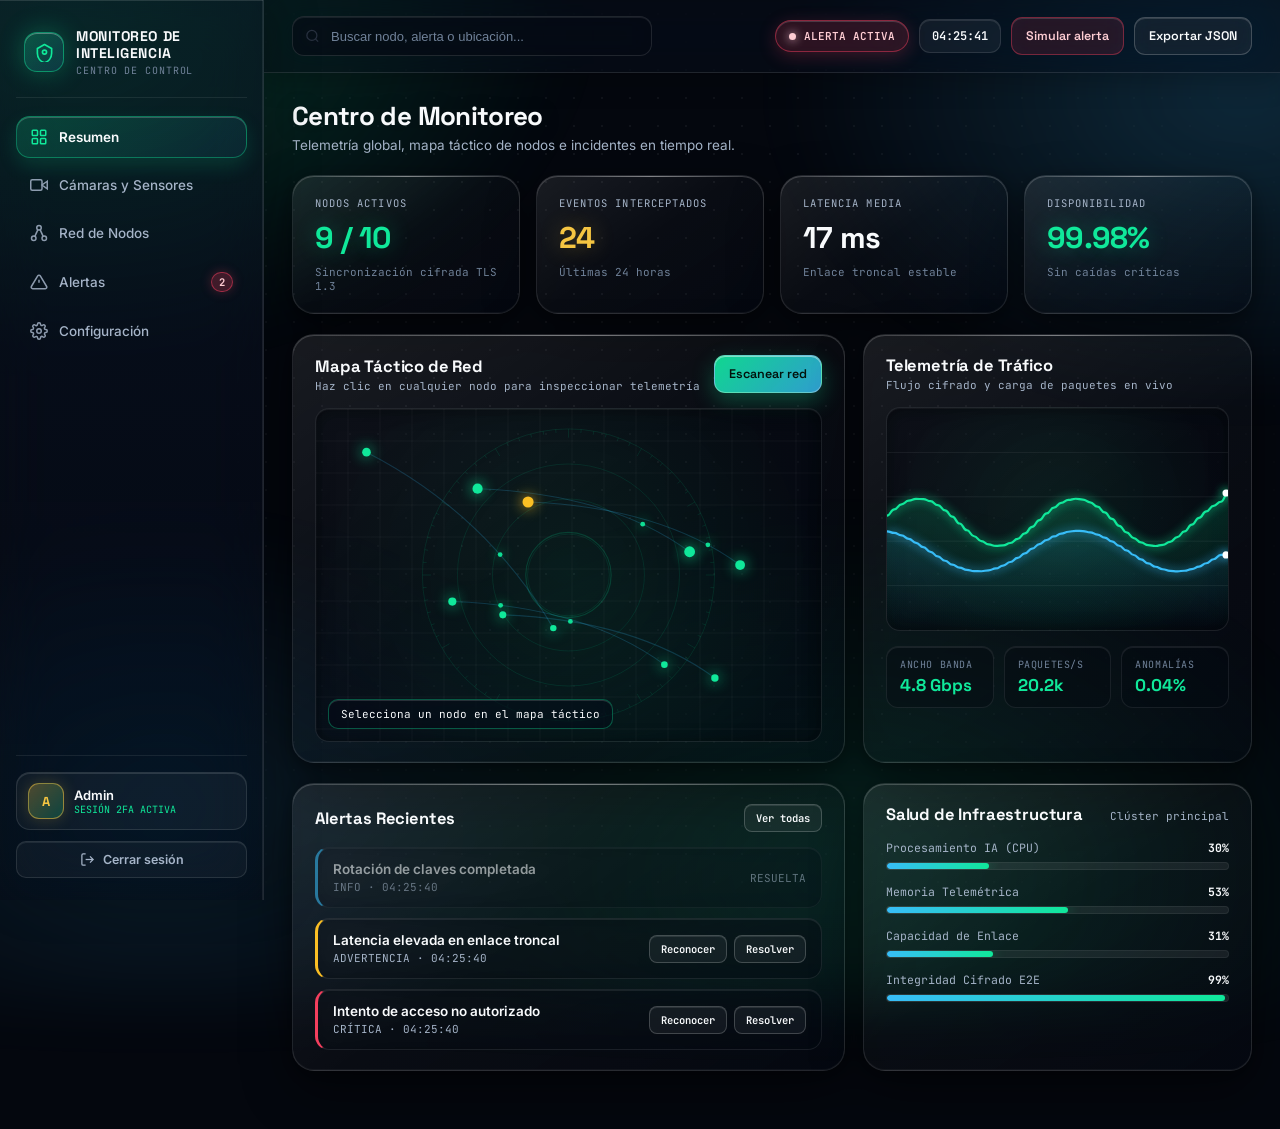
<file: monitor.html>
<!DOCTYPE html>
<html lang="es">
<head>
  <meta charset="UTF-8" />
  <meta name="viewport" content="width=device-width, initial-scale=1.0" />
  <title>Monitoreo de Inteligencia — Centro de Control</title>
  <link rel="preconnect" href="https://fonts.googleapis.com" />
  <link rel="preconnect" href="https://fonts.gstatic.com" crossorigin />
  <link href="https://fonts.googleapis.com/css2?family=Inter:wght@400;500;600;700&family=JetBrains+Mono:wght@400;500;600;700&family=Space+Grotesk:wght@500;600;700&display=swap" rel="stylesheet" />
  <link rel="stylesheet" href="monitor.css" />
</head>
<body>
  <div class="app-shell">
    <!-- ============================================================
         SIDEBAR NAVIGATION
    ============================================================ -->
    <aside class="sidebar" aria-label="Navegación principal">
      <div>
        <div class="brand">
          <div class="brand-emblem" aria-hidden="true">
            <svg width="19" height="19" viewBox="0 0 24 24" fill="none" stroke="currentColor" stroke-width="2.1" stroke-linecap="round" stroke-linejoin="round">
              <path d="M12 2L3 7v6c0 5.5 3.8 10.4 9 12 5.2-1.6 9-6.5 9-12V7l-9-5z"/>
              <circle cx="12" cy="11.5" r="2.6"/>
            </svg>
          </div>
          <div>
            <div class="brand-title">Monitoreo de Inteligencia</div>
            <div class="brand-sub">CENTRO DE CONTROL</div>
          </div>
        </div>

        <nav class="nav-list">
          <button type="button" class="nav-btn active" data-view="overview">
            <span class="nav-btn-left">
              <svg viewBox="0 0 24 24" fill="none" stroke="currentColor" stroke-width="2"><rect x="3" y="3" width="7" height="7" rx="1"/><rect x="14" y="3" width="7" height="7" rx="1"/><rect x="14" y="14" width="7" height="7" rx="1"/><rect x="3" y="14" width="7" height="7" rx="1"/></svg>
              <span>Resumen</span>
            </span>
          </button>

          <button type="button" class="nav-btn" data-view="feeds">
            <span class="nav-btn-left">
              <svg viewBox="0 0 24 24" fill="none" stroke="currentColor" stroke-width="2"><path d="M23 7l-7 5 7 5V7z"/><rect x="1" y="5" width="15" height="14" rx="2"/></svg>
              <span>Cámaras y Sensores</span>
            </span>
          </button>

          <button type="button" class="nav-btn" data-view="nodes">
            <span class="nav-btn-left">
              <svg viewBox="0 0 24 24" fill="none" stroke="currentColor" stroke-width="2"><circle cx="12" cy="5" r="3"/><circle cx="5" cy="19" r="3"/><circle cx="19" cy="19" r="3"/><line x1="10.5" y1="7.5" x2="6.5" y2="16.5"/><line x1="13.5" y1="7.5" x2="17.5" y2="16.5"/></svg>
              <span>Red de Nodos</span>
            </span>
          </button>

          <button type="button" class="nav-btn" data-view="alerts">
            <span class="nav-btn-left">
              <svg viewBox="0 0 24 24" fill="none" stroke="currentColor" stroke-width="2"><path d="M10.29 3.86L1.82 18a2 2 0 0 0 1.71 3h16.94a2 2 0 0 0 1.71-3L13.71 3.86a2 2 0 0 0-3.42 0z"/><line x1="12" y1="9" x2="12" y2="13"/><line x1="12" y1="17" x2="12.01" y2="17"/></svg>
              <span>Alertas</span>
            </span>
            <span class="nav-badge" id="nav-alert-badge">2</span>
          </button>

          <button type="button" class="nav-btn" data-view="settings">
            <span class="nav-btn-left">
              <svg viewBox="0 0 24 24" fill="none" stroke="currentColor" stroke-width="2"><circle cx="12" cy="12" r="3"/><path d="M19.4 15a1.65 1.65 0 0 0 .33 1.82l.06.06a2 2 0 1 1-2.83 2.83l-.06-.06a1.65 1.65 0 0 0-1.82-.33 1.65 1.65 0 0 0-1 1.51V21a2 2 0 1 1-4 0v-.09A1.65 1.65 0 0 0 9 19.4a1.65 1.65 0 0 0-1.82.33l-.06.06a2 2 0 1 1-2.83-2.83l.06-.06a1.65 1.65 0 0 0 .33-1.82 1.65 1.65 0 0 0-1.51-1H3a2 2 0 1 1 0-4h.09A1.65 1.65 0 0 0 4.6 9a1.65 1.65 0 0 0-.33-1.82l-.06-.06a2 2 0 1 1 2.83-2.83l.06.06a1.65 1.65 0 0 0 1.82.33H9a1.65 1.65 0 0 0 1-1.51V3a2 2 0 1 1 4 0v.09a1.65 1.65 0 0 0 1 1.51 1.65 1.65 0 0 0 1.82-.33l.06-.06a2 2 0 1 1 2.83 2.83l-.06.06a1.65 1.65 0 0 0-.33 1.82V9c.26.6.85 1 1.51 1H21a2 2 0 1 1 0 4h-.09a1.65 1.65 0 0 0-1.51 1z"/></svg>
              <span>Configuración</span>
            </span>
          </button>
        </nav>
      </div>

      <div class="sidebar-footer">
        <div class="operator-card">
          <div class="operator-avatar" id="op-avatar">AD</div>
          <div>
            <div class="operator-name" id="op-name">Admin</div>
            <div class="operator-role" id="op-role">SESIÓN 2FA ACTIVA</div>
          </div>
        </div>
        <button type="button" class="btn-logout" id="btn-logout-monitor">
          <svg width="15" height="15" viewBox="0 0 24 24" fill="none" stroke="currentColor" stroke-width="2"><path d="M9 21H5a2 2 0 0 1-2-2V5a2 2 0 0 1 2-2h4"/><polyline points="16 17 21 12 16 7"/><line x1="21" y1="12" x2="9" y2="12"/></svg>
          <span>Cerrar sesión</span>
        </button>
      </div>
    </aside>

    <!-- ============================================================
         MAIN WORKSPACE
    ============================================================ -->
    <div class="main-area">
      <header class="topbar">
        <div class="topbar-left">
          <div class="search-wrap">
            <svg viewBox="0 0 24 24" fill="none" stroke="currentColor" stroke-width="2"><circle cx="11" cy="11" r="8"/><line x1="21" y1="21" x2="16.65" y2="16.65"/></svg>
            <input type="search" id="global-search" class="search-input" placeholder="Buscar nodo, alerta o ubicación..." aria-label="Buscar nodos o alertas" />
          </div>
        </div>

        <div class="topbar-right">
          <div class="status-pill" id="global-status-pill" aria-live="polite">
            <span class="status-dot"></span>
            <span id="global-status-text">SISTEMA ÓPTIMO</span>
          </div>
          <div class="clock-pill" id="live-clock">00:00:00</div>
          <button type="button" class="btn-action danger" id="btn-sim-alert">Simular alerta</button>
          <button type="button" class="btn-action" id="btn-export-report">Exportar JSON</button>
        </div>
      </header>

      <main class="content-wrap">
        <!-- VIEW 1: OVERVIEW -->
        <section class="view-section active" id="view-overview" aria-label="Resumen general">
          <div class="section-head">
            <div>
              <h1 class="section-title">Centro de Monitoreo</h1>
              <p class="section-sub">Telemetría global, mapa táctico de nodos e incidentes en tiempo real.</p>
            </div>
          </div>

          <div class="kpi-grid">
            <article class="kpi-card">
              <div class="kpi-label">Nodos Activos</div>
              <div class="kpi-value accent" id="kpi-nodes">10 / 10</div>
              <div class="kpi-meta">Sincronización cifrada TLS 1.3</div>
            </article>
            <article class="kpi-card">
              <div class="kpi-label">Eventos Interceptados</div>
              <div class="kpi-value gold" id="kpi-threats">24</div>
              <div class="kpi-meta">Últimas 24 horas</div>
            </article>
            <article class="kpi-card">
              <div class="kpi-label">Latencia Media</div>
              <div class="kpi-value" id="kpi-latency">11 ms</div>
              <div class="kpi-meta">Enlace troncal estable</div>
            </article>
            <article class="kpi-card">
              <div class="kpi-label">Disponibilidad</div>
              <div class="kpi-value accent" id="kpi-uptime">99.98%</div>
              <div class="kpi-meta">Sin caídas críticas</div>
            </article>
          </div>

          <div class="bento-grid">
            <article class="panel-card">
              <div class="panel-head">
                <div>
                  <h2 class="panel-title">Mapa Táctico de Red</h2>
                  <div class="panel-sub">Haz clic en cualquier nodo para inspeccionar telemetría</div>
                </div>
                <button type="button" class="btn-action primary" id="btn-map-scan">Escanear red</button>
              </div>
              <div class="canvas-box tall">
                <canvas id="tactical-map-canvas"></canvas>
                <div class="map-readout" id="map-node-readout">Selecciona un nodo en el mapa táctico</div>
              </div>
            </article>

            <article class="panel-card">
              <div class="panel-head">
                <div>
                  <h2 class="panel-title">Telemetría de Tráfico</h2>
                  <div class="panel-sub">Flujo cifrado y carga de paquetes en vivo</div>
                </div>
              </div>
              <div class="canvas-box chart">
                <canvas id="telemetry-chart-canvas"></canvas>
              </div>
              <div class="chart-stats">
                <div class="mini-stat">
                  <div class="mini-stat-label">Ancho banda</div>
                  <div class="mini-stat-val" id="chart-throughput">4.8 Gbps</div>
                </div>
                <div class="mini-stat">
                  <div class="mini-stat-label">Paquetes/s</div>
                  <div class="mini-stat-val" id="chart-packets">18.4k</div>
                </div>
                <div class="mini-stat">
                  <div class="mini-stat-label">Anomalías</div>
                  <div class="mini-stat-val" id="chart-anomalies">0.02%</div>
                </div>
              </div>
            </article>
          </div>

          <div class="bento-grid">
            <article class="panel-card">
              <div class="panel-head">
                <h2 class="panel-title">Alertas Recientes</h2>
                <button type="button" class="chip-btn" data-view-jump="alerts">Ver todas</button>
              </div>
              <div class="alerts-list" id="overview-alerts-list"></div>
            </article>

            <article class="panel-card">
              <div class="panel-head">
                <h2 class="panel-title">Salud de Infraestructura</h2>
                <span class="panel-sub">Clúster principal</span>
              </div>
              <div class="health-grid">
                <div class="health-row">
                  <div class="health-meta"><span>Procesamiento IA (CPU)</span><strong id="health-cpu-val">42%</strong></div>
                  <div class="bar-track"><div class="bar-fill" id="health-cpu" style="width:42%"></div></div>
                </div>
                <div class="health-row">
                  <div class="health-meta"><span>Memoria Telemétrica</span><strong id="health-mem-val">58%</strong></div>
                  <div class="bar-track"><div class="bar-fill" id="health-mem" style="width:58%"></div></div>
                </div>
                <div class="health-row">
                  <div class="health-meta"><span>Capacidad de Enlace</span><strong id="health-net-val">31%</strong></div>
                  <div class="bar-track"><div class="bar-fill" id="health-net" style="width:31%"></div></div>
                </div>
                <div class="health-row">
                  <div class="health-meta"><span>Integridad Cifrado E2E</span><strong id="health-enc-val">100%</strong></div>
                  <div class="bar-track"><div class="bar-fill" id="health-enc" style="width:100%"></div></div>
                </div>
              </div>
            </article>
          </div>
        </section>

        <!-- VIEW 2: FEEDS -->
        <section class="view-section" id="view-feeds" aria-label="Cámaras y sensores en vivo">
          <div class="section-head">
            <div>
              <h1 class="section-title">Cámaras y Sensores</h1>
              <p class="section-sub">Supervisión óptica, térmica y LIDAR en tiempo real.</p>
            </div>
            <div class="filter-bar">
              <button type="button" class="filter-pill active" data-feed-filter="all">Todas</button>
              <button type="button" class="filter-pill" data-feed-filter="alert">Con alerta</button>
              <button type="button" class="filter-pill" data-feed-filter="ok">Óptimas</button>
            </div>
          </div>
          <div class="feeds-grid" id="feeds-grid"></div>
        </section>

        <!-- VIEW 3: NODES -->
        <section class="view-section" id="view-nodes" aria-label="Red de nodos">
          <div class="section-head">
            <div>
              <h1 class="section-title">Red de Nodos</h1>
              <p class="section-sub">Control directo, diagnóstico de latencia y aislamiento preventivo.</p>
            </div>
            <div class="filter-bar">
              <button type="button" class="filter-pill active" data-node-filter="all">Todos</button>
              <button type="button" class="filter-pill" data-node-filter="online">En línea</button>
              <button type="button" class="filter-pill" data-node-filter="warn">Advertencia</button>
              <button type="button" class="filter-pill" data-node-filter="isolated">Aislados</button>
            </div>
          </div>
          <article class="panel-card">
            <div class="table-wrap">
              <table class="data-table">
                <thead>
                  <tr>
                    <th>Nodo</th>
                    <th>Ubicación</th>
                    <th>Estado</th>
                    <th>Latencia</th>
                    <th>CPU</th>
                    <th>Acciones</th>
                  </tr>
                </thead>
                <tbody id="nodes-tbody"></tbody>
              </table>
            </div>
          </article>
        </section>

        <!-- VIEW 4: ALERTS -->
        <section class="view-section" id="view-alerts" aria-label="Centro de alertas">
          <div class="section-head">
            <div>
              <h1 class="section-title">Centro de Alertas</h1>
              <p class="section-sub">Gestión de incidentes, reconocimiento y resolución operativa.</p>
            </div>
            <div class="filter-bar">
              <button type="button" class="filter-pill active" data-alert-filter="all">Todas</button>
              <button type="button" class="filter-pill" data-alert-filter="critical">Críticas</button>
              <button type="button" class="filter-pill" data-alert-filter="warning">Advertencias</button>
              <button type="button" class="filter-pill" data-alert-filter="info">Info</button>
              <button type="button" class="btn-action" id="btn-resolve-all">Resolver todas</button>
            </div>
          </div>
          <div class="alerts-list" id="alerts-full-list"></div>
        </section>

        <!-- VIEW 5: SETTINGS -->
        <section class="view-section" id="view-settings" aria-label="Configuración del sistema">
          <div class="section-head">
            <div>
              <h1 class="section-title">Configuración</h1>
              <p class="section-sub">Personaliza la apariencia y la cadencia de telemetría.</p>
            </div>
          </div>
          <div class="settings-grid">
            <article class="panel-card">
              <h2 class="panel-title">Tema Visual</h2>
              <p class="panel-sub">Cambia la paleta principal del centro de control.</p>
              <div class="theme-swatches">
                <button type="button" class="swatch-btn active" data-accent-theme="emerald">
                  <span class="swatch-dot" style="background:#10e89a"></span> Esmeralda
                </button>
                <button type="button" class="swatch-btn" data-accent-theme="gold">
                  <span class="swatch-dot" style="background:#f5c542"></span> Dorado Solar
                </button>
                <button type="button" class="swatch-btn" data-accent-theme="cyan">
                  <span class="swatch-dot" style="background:#38bdf8"></span> Cian Táctico
                </button>
              </div>
            </article>

            <article class="panel-card">
              <h2 class="panel-title">Telemetría y Escaneo</h2>
              <label style="display:grid;gap:6px;font-size:13px;color:var(--text-soft);">
                <span>Intervalo de actualización</span>
                <select id="select-refresh-rate" class="setting-select">
                  <option value="1000">1 segundo (Tiempo real)</option>
                  <option value="2000" selected>2 segundos (Equilibrado)</option>
                  <option value="5000">5 segundos (Bajo consumo)</option>
                </select>
              </label>
              <label class="toggle-row">
                <span>Escaneo automático del mapa táctico</span>
                <input type="checkbox" id="chk-auto-scan" checked />
              </label>
            </article>
          </div>
        </section>
      </main>
    </div>
  </div>

  <!-- Feed Fullscreen Modal -->
  <div class="modal-backdrop" id="modal-feed" role="dialog" aria-modal="true" aria-labelledby="modal-feed-title" aria-hidden="true">
    <div class="modal-card">
      <div class="modal-head">
        <div>
          <h3 class="panel-title" id="modal-feed-title">Sensor en vivo</h3>
          <div class="panel-sub" id="modal-feed-meta">EN LÍNEA • 60 FPS</div>
        </div>
        <button type="button" class="modal-close" data-close-modal="modal-feed" aria-label="Cerrar">✕</button>
      </div>
      <div class="canvas-box tall">
        <canvas id="modal-feed-canvas"></canvas>
      </div>
    </div>
  </div>

  <div class="toast" id="monitor-toast" role="status" aria-live="polite"></div>

  <script src="monitor.js"></script>
</body>
</html>
</file>
<file: monitor.css>
:root {
  --accent: #10e89a;
  --accent-rgb: 16, 232, 154;
  --accent-2: #38bdf8;
  --accent-2-rgb: 56, 189, 248;
  --gold: #f5c542;
  --gold-rgb: 245, 197, 66;
  --danger: #f43f5e;
  --danger-rgb: 244, 63, 94;
  --warn: #fbbf24;
  --warn-rgb: 251, 191, 36;

  --bg-page: #04070e;
  --glass-bg: linear-gradient(145deg, rgba(255, 255, 255, 0.085) 0%, rgba(255, 255, 255, 0.025) 48%, rgba(6, 11, 22, 0.34) 100%);
  --glass-bg-hover: linear-gradient(145deg, rgba(255, 255, 255, 0.115) 0%, rgba(255, 255, 255, 0.04) 50%, rgba(8, 14, 26, 0.38) 100%);
  --glass-sidebar: linear-gradient(180deg, rgba(14, 22, 38, 0.56) 0%, rgba(7, 11, 20, 0.46) 100%);
  --glass-topbar: rgba(9, 15, 27, 0.48);
  --glass-recessed: rgba(4, 9, 18, 0.38);
  --glass-input: rgba(5, 10, 20, 0.48);
  --glass-blur: blur(26px) saturate(165%);
  --glass-border: rgba(255, 255, 255, 0.11);
  --glass-border-strong: rgba(255, 255, 255, 0.2);
  --glass-specular: inset 0 1px 0 rgba(255, 255, 255, 0.18), inset 0 -1px 0 rgba(255, 255, 255, 0.04);
  --glass-shadow: 0 20px 50px rgba(0, 0, 0, 0.45), 0 4px 16px rgba(0, 0, 0, 0.28);

  --text-main: #f8fafc;
  --text-soft: #a5b4c8;
  --text-dim: #708299;
  --radius-lg: 22px;
  --radius-md: 14px;
  --radius-sm: 10px;
}

:root[data-theme="gold"] {
  --accent: #f5c542;
  --accent-rgb: 245, 197, 66;
  --accent-2: #fde078;
  --accent-2-rgb: 253, 224, 120;
  --bg-page: #0a0703;
  --glass-sidebar: linear-gradient(180deg, rgba(28, 20, 9, 0.58) 0%, rgba(13, 9, 4, 0.48) 100%);
  --glass-topbar: rgba(22, 16, 7, 0.5);
}

:root[data-theme="cyan"] {
  --accent: #38bdf8;
  --accent-rgb: 56, 189, 248;
  --accent-2: #818cf8;
  --accent-2-rgb: 129, 140, 248;
}

* {
  box-sizing: border-box;
  margin: 0;
  padding: 0;
}

html, body {
  width: 100%;
  min-height: 100dvh;
  background-color: var(--bg-page);
  color: var(--text-main);
  font-family: 'Inter', system-ui, -apple-system, sans-serif;
  -webkit-font-smoothing: antialiased;
  overflow-x: hidden;
  position: relative;
}

/* ============================================================
   LUMINOUS AMBIENT BACKDROP FOR AUTHENTIC GLASS REFRACTION
============================================================ */
body::before,
body::after {
  content: "";
  position: fixed;
  inset: -12%;
  pointer-events: none;
  z-index: 0;
}

body::before {
  background:
    radial-gradient(46% 42% at 14% 12%, rgba(var(--accent-rgb), 0.22) 0%, transparent 70%),
    radial-gradient(42% 40% at 88% 18%, rgba(var(--accent-2-rgb), 0.19) 0%, transparent 70%),
    radial-gradient(48% 45% at 62% 88%, rgba(var(--accent-rgb), 0.14) 0%, transparent 72%),
    radial-gradient(36% 36% at 20% 82%, rgba(var(--accent-2-rgb), 0.13) 0%, transparent 72%);
  filter: blur(28px);
  animation: ambientFloat 20s ease-in-out infinite alternate;
}

body::after {
  inset: 0;
  background-image:
    radial-gradient(rgba(255, 255, 255, 0.055) 1px, transparent 1px);
  background-size: 28px 28px;
  mask-image: radial-gradient(circle at 50% 40%, black 25%, transparent 92%);
  -webkit-mask-image: radial-gradient(circle at 50% 40%, black 25%, transparent 92%);
}

@keyframes ambientFloat {
  0% { transform: translate3d(0, 0, 0) scale(1); }
  50% { transform: translate3d(1.8%, -1.4%, 0) scale(1.04); }
  100% { transform: translate3d(-1.4%, 1.8%, 0) scale(1.02); }
}

/* ============================================================
   APP SHELL
============================================================ */
.app-shell {
  position: relative;
  z-index: 1;
  display: grid;
  grid-template-columns: 264px minmax(0, 1fr);
  min-height: 100dvh;
}

/* ---------------- FLOATING GLASS SIDEBAR ---------------- */
.sidebar {
  background: var(--glass-sidebar);
  backdrop-filter: var(--glass-blur);
  -webkit-backdrop-filter: var(--glass-blur);
  border-right: 1px solid var(--glass-border);
  box-shadow: inset -1px 0 0 rgba(255, 255, 255, 0.05), 14px 0 40px rgba(0, 0, 0, 0.25);
  display: flex;
  flex-direction: column;
  justify-content: space-between;
  padding: 22px 16px;
  position: sticky;
  top: 0;
  height: 100dvh;
  z-index: 10;
}

/* Floating crystal surfaces: restrained highlights keep all three accent themes legible. */
.sidebar, .panel, .kpi-card, .feed-card, .modal-card {
  backdrop-filter: blur(26px) saturate(155%);
  -webkit-backdrop-filter: blur(26px) saturate(155%);
}
.sidebar { box-shadow: 14px 0 42px rgba(0,0,0,.18), inset -1px 0 rgba(255,255,255,.08), inset 0 1px rgba(255,255,255,.12); }
.panel, .kpi-card, .feed-card { position: relative; }
.panel::before, .kpi-card::before, .feed-card::before {
  content: ""; position: absolute; inset: 0 0 auto; height: 1px; pointer-events: none;
  background: linear-gradient(90deg, transparent, rgba(255,255,255,.22), rgba(var(--accent-rgb),.16), transparent);
}
* { scrollbar-width: thin; scrollbar-color: rgba(var(--accent-rgb),.34) rgba(255,255,255,.035); }
*::-webkit-scrollbar { width: 8px; height: 8px; }
*::-webkit-scrollbar-track { background: rgba(255,255,255,.025); }
*::-webkit-scrollbar-thumb { background: rgba(var(--accent-rgb),.28); border: 2px solid transparent; background-clip: padding-box; border-radius: 999px; }

.brand {
  display: flex;
  align-items: center;
  gap: 12px;
  padding: 6px 8px 20px;
  border-bottom: 1px solid rgba(255, 255, 255, 0.08);
  margin-bottom: 18px;
}

.brand-emblem {
  width: 40px;
  height: 40px;
  border-radius: 13px;
  background: linear-gradient(135deg, rgba(var(--accent-rgb), 0.26), rgba(var(--accent-2-rgb), 0.14));
  border: 1px solid rgba(var(--accent-rgb), 0.45);
  display: grid;
  place-items: center;
  color: var(--accent);
  box-shadow: 0 0 26px rgba(var(--accent-rgb), 0.28), inset 0 1px 0 rgba(255, 255, 255, 0.3);
  flex-shrink: 0;
}

.brand-title {
  font-family: 'Space Grotesk', sans-serif;
  font-size: 14px;
  font-weight: 700;
  letter-spacing: 0.04em;
  text-transform: uppercase;
  line-height: 1.2;
}

.brand-sub {
  font-family: 'JetBrains Mono', monospace;
  font-size: 10px;
  color: var(--text-dim);
  letter-spacing: 0.09em;
  margin-top: 2px;
}

.nav-list {
  display: flex;
  flex-direction: column;
  gap: 6px;
}

.nav-btn {
  width: 100%;
  display: flex;
  align-items: center;
  justify-content: space-between;
  gap: 10px;
  padding: 11px 13px;
  border-radius: var(--radius-md);
  border: 1px solid transparent;
  background: transparent;
  color: var(--text-soft);
  font-family: 'Inter', sans-serif;
  font-size: 13.5px;
  font-weight: 500;
  cursor: pointer;
  transition: all 0.22s cubic-bezier(0.22, 1, 0.36, 1);
  text-align: left;
}

.nav-btn-left {
  display: inline-flex;
  align-items: center;
  gap: 11px;
}

.nav-btn svg {
  width: 18px;
  height: 18px;
  flex-shrink: 0;
  opacity: 0.85;
}

.nav-btn:hover {
  background: rgba(255, 255, 255, 0.06);
  border-color: rgba(255, 255, 255, 0.09);
  color: var(--text-main);
}

.nav-btn.active {
  background: linear-gradient(135deg, rgba(var(--accent-rgb), 0.18), rgba(var(--accent-2-rgb), 0.08));
  border-color: rgba(var(--accent-rgb), 0.38);
  box-shadow: inset 0 1px 0 rgba(255, 255, 255, 0.2), 0 8px 20px rgba(var(--accent-rgb), 0.14);
  color: var(--text-main);
  font-weight: 600;
}

.nav-btn.active svg {
  color: var(--accent);
  opacity: 1;
}

.nav-badge {
  min-width: 22px;
  height: 20px;
  padding: 0 6px;
  border-radius: 999px;
  background: rgba(var(--danger-rgb), 0.24);
  border: 1px solid rgba(var(--danger-rgb), 0.52);
  color: #fecdd3;
  font-family: 'JetBrains Mono', monospace;
  font-size: 10.5px;
  font-weight: 700;
  display: inline-grid;
  place-items: center;
  box-shadow: 0 0 12px rgba(var(--danger-rgb), 0.28);
}

.nav-badge.hidden {
  display: none;
}

.sidebar-footer {
  border-top: 1px solid rgba(255, 255, 255, 0.08);
  padding-top: 16px;
  display: flex;
  flex-direction: column;
  gap: 11px;
}

.operator-card {
  display: flex;
  align-items: center;
  gap: 10px;
  padding: 10px 11px;
  border-radius: var(--radius-md);
  background: rgba(255, 255, 255, 0.045);
  border: 1px solid var(--glass-border);
  box-shadow: inset 0 1px 0 rgba(255, 255, 255, 0.12);
}

.operator-avatar {
  width: 36px;
  height: 36px;
  border-radius: 11px;
  background: linear-gradient(135deg, rgba(var(--gold-rgb), 0.28), rgba(var(--accent-rgb), 0.2));
  border: 1px solid rgba(var(--gold-rgb), 0.5);
  color: var(--gold);
  font-family: 'Space Grotesk', sans-serif;
  font-weight: 700;
  font-size: 13px;
  display: grid;
  place-items: center;
  flex-shrink: 0;
  box-shadow: 0 0 16px rgba(var(--gold-rgb), 0.2);
}

.operator-name {
  font-size: 13px;
  font-weight: 600;
  color: var(--text-main);
  text-transform: capitalize;
}

.operator-role {
  font-family: 'JetBrains Mono', monospace;
  font-size: 10px;
  color: var(--accent);
}

.btn-logout {
  width: 100%;
  padding: 10px 12px;
  border-radius: var(--radius-sm);
  border: 1px solid var(--glass-border);
  background: rgba(255, 255, 255, 0.04);
  color: var(--text-soft);
  font-family: 'Inter', sans-serif;
  font-size: 12.5px;
  font-weight: 600;
  cursor: pointer;
  display: inline-flex;
  align-items: center;
  justify-content: center;
  gap: 8px;
  box-shadow: inset 0 1px 0 rgba(255, 255, 255, 0.08);
  transition: all 0.2s ease;
}

.btn-logout:hover {
  border-color: rgba(var(--danger-rgb), 0.55);
  background: rgba(var(--danger-rgb), 0.14);
  color: #fecdd3;
}

/* ---------------- MAIN AREA & GLASS TOPBAR ---------------- */
.main-area {
  display: flex;
  flex-direction: column;
  min-width: 0;
}

.topbar {
  position: sticky;
  top: 0;
  z-index: 8;
  display: flex;
  align-items: center;
  justify-content: space-between;
  gap: 14px;
  padding: 16px 28px;
  background: var(--glass-topbar);
  backdrop-filter: var(--glass-blur);
  -webkit-backdrop-filter: var(--glass-blur);
  border-bottom: 1px solid var(--glass-border);
  box-shadow: 0 8px 28px rgba(0, 0, 0, 0.22);
  flex-wrap: wrap;
}

.topbar-left {
  display: flex;
  align-items: center;
  gap: 14px;
  flex: 1;
  min-width: 220px;
}

.search-wrap {
  position: relative;
  width: 100%;
  max-width: 360px;
}

.search-wrap svg {
  position: absolute;
  left: 13px;
  top: 50%;
  transform: translateY(-50%);
  width: 15px;
  height: 15px;
  color: var(--text-dim);
  pointer-events: none;
}

.search-input {
  width: 100%;
  height: 40px;
  padding: 0 14px 0 38px;
  border-radius: 12px;
  border: 1px solid var(--glass-border);
  background: var(--glass-input);
  backdrop-filter: blur(14px);
  color: var(--text-main);
  font-size: 13px;
  outline: none;
  box-shadow: inset 0 1px 0 rgba(255, 255, 255, 0.08);
  transition: border-color 0.2s ease, box-shadow 0.2s ease, background-color 0.2s ease;
}

.search-input::placeholder {
  color: var(--text-dim);
}

.search-input:focus {
  border-color: rgba(var(--accent-rgb), 0.65);
  background: rgba(8, 14, 28, 0.68);
  box-shadow: 0 0 0 3.5px rgba(var(--accent-rgb), 0.16), inset 0 1px 0 rgba(255, 255, 255, 0.12);
}

.topbar-right {
  display: flex;
  align-items: center;
  gap: 10px;
  flex-wrap: wrap;
}

.status-pill {
  display: inline-flex;
  align-items: center;
  gap: 8px;
  padding: 8px 13px;
  border-radius: 999px;
  background: rgba(var(--accent-rgb), 0.12);
  border: 1px solid rgba(var(--accent-rgb), 0.36);
  backdrop-filter: blur(14px);
  box-shadow: inset 0 1px 0 rgba(255, 255, 255, 0.18), 0 4px 16px rgba(var(--accent-rgb), 0.14);
  font-family: 'JetBrains Mono', monospace;
  font-size: 11px;
  font-weight: 600;
  color: var(--accent);
}

.status-pill.alert-mode {
  background: rgba(var(--danger-rgb), 0.16);
  border-color: rgba(var(--danger-rgb), 0.48);
  color: #fecdd3;
  box-shadow: inset 0 1px 0 rgba(255, 255, 255, 0.16), 0 4px 18px rgba(var(--danger-rgb), 0.24);
}

.status-dot {
  width: 7px;
  height: 7px;
  border-radius: 50%;
  background: currentColor;
  box-shadow: 0 0 10px currentColor;
  animation: pulse 2s ease-in-out infinite;
}

@keyframes pulse {
  0%, 100% { opacity: 0.72; transform: scale(0.9); }
  50% { opacity: 1; transform: scale(1.22); }
}

.clock-pill {
  font-family: 'JetBrains Mono', monospace;
  font-size: 12px;
  font-weight: 600;
  color: var(--text-main);
  padding: 8px 12px;
  border-radius: 11px;
  background: rgba(255, 255, 255, 0.05);
  border: 1px solid var(--glass-border);
  box-shadow: inset 0 1px 0 rgba(255, 255, 255, 0.1);
}

.btn-action {
  height: 38px;
  padding: 0 14px;
  border-radius: 11px;
  border: 1px solid var(--glass-border-strong);
  background: rgba(255, 255, 255, 0.055);
  backdrop-filter: blur(12px);
  color: var(--text-main);
  font-family: 'Space Grotesk', sans-serif;
  font-size: 12.5px;
  font-weight: 600;
  cursor: pointer;
  display: inline-flex;
  align-items: center;
  gap: 7px;
  box-shadow: inset 0 1px 0 rgba(255, 255, 255, 0.14);
  transition: all 0.2s ease;
}

.btn-action:hover {
  border-color: rgba(var(--accent-rgb), 0.55);
  color: var(--accent);
  background: rgba(var(--accent-rgb), 0.12);
  transform: translateY(-1px);
}

.btn-action.danger {
  border-color: rgba(var(--danger-rgb), 0.4);
  background: rgba(var(--danger-rgb), 0.13);
  color: #fecdd3;
}

.btn-action.danger:hover {
  background: rgba(var(--danger-rgb), 0.24);
  border-color: rgba(var(--danger-rgb), 0.65);
  color: #ffffff;
}

.btn-action.primary {
  background: linear-gradient(135deg, rgba(var(--accent-rgb), 0.92), rgba(var(--accent-2-rgb), 0.82));
  border-color: rgba(255, 255, 255, 0.3);
  color: #03120c;
  box-shadow: 0 8px 22px rgba(var(--accent-rgb), 0.28), inset 0 1px 0 rgba(255, 255, 255, 0.45);
}

.btn-action.primary:hover {
  filter: brightness(1.08);
  color: #03120c;
}

/* ---------------- CONTENT VIEWS ---------------- */
.content-wrap {
  padding: 26px 28px 38px;
  flex: 1;
}

.view-section {
  display: none;
  animation: fadeSlide 0.28s cubic-bezier(0.22, 1, 0.36, 1) forwards;
}

.view-section.active {
  display: block;
}

@keyframes fadeSlide {
  from { opacity: 0; transform: translateY(8px); }
  to { opacity: 1; transform: translateY(0); }
}

.section-head {
  display: flex;
  align-items: flex-end;
  justify-content: space-between;
  gap: 14px;
  margin-bottom: 22px;
  flex-wrap: wrap;
}

.section-title {
  font-family: 'Space Grotesk', sans-serif;
  font-size: 26px;
  font-weight: 700;
  letter-spacing: -0.025em;
  text-shadow: 0 2px 18px rgba(0, 0, 0, 0.35);
}

.section-sub {
  font-size: 13.5px;
  color: var(--text-soft);
  margin-top: 4px;
}

/* ---------------- GLASS KPI CARDS ---------------- */
.kpi-grid {
  display: grid;
  grid-template-columns: repeat(4, minmax(0, 1fr));
  gap: 16px;
  margin-bottom: 20px;
}

.kpi-card {
  position: relative;
  overflow: hidden;
  background: var(--glass-bg);
  backdrop-filter: var(--glass-blur);
  -webkit-backdrop-filter: var(--glass-blur);
  border: 1px solid var(--glass-border);
  border-radius: var(--radius-lg);
  padding: 20px 22px;
  box-shadow: var(--glass-shadow), var(--glass-specular);
  display: flex;
  flex-direction: column;
  gap: 8px;
  transition: transform 0.24s cubic-bezier(0.22, 1, 0.36, 1), border-color 0.25s ease, background 0.25s ease, box-shadow 0.25s ease;
}

.kpi-card::before {
  content: "";
  position: absolute;
  top: 0;
  left: 16px;
  right: 16px;
  height: 1px;
  background: linear-gradient(90deg, transparent, rgba(255, 255, 255, 0.36), transparent);
  pointer-events: none;
}

.kpi-card:hover {
  background: var(--glass-bg-hover);
  border-color: rgba(var(--accent-rgb), 0.4);
  transform: translateY(-2px);
  box-shadow: 0 24px 56px rgba(0, 0, 0, 0.5), 0 0 28px rgba(var(--accent-rgb), 0.14), var(--glass-specular);
}

.kpi-label {
  font-family: 'JetBrains Mono', monospace;
  font-size: 10.5px;
  letter-spacing: 0.1em;
  text-transform: uppercase;
  color: var(--text-soft);
}

.kpi-value {
  font-family: 'Space Grotesk', sans-serif;
  font-size: 30px;
  font-weight: 700;
  letter-spacing: -0.025em;
  color: var(--text-main);
}

.kpi-value.accent {
  color: var(--accent);
  text-shadow: 0 0 22px rgba(var(--accent-rgb), 0.32);
}

.kpi-value.gold {
  color: var(--gold);
  text-shadow: 0 0 22px rgba(var(--gold-rgb), 0.32);
}

.kpi-meta {
  font-family: 'JetBrains Mono', monospace;
  font-size: 11px;
  color: var(--text-dim);
}

/* ---------------- BENTO GLASS PANELS ---------------- */
.bento-grid {
  display: grid;
  grid-template-columns: minmax(0, 1.35fr) minmax(0, 0.95fr);
  gap: 18px;
  margin-bottom: 20px;
}

.panel-card {
  position: relative;
  background: var(--glass-bg);
  backdrop-filter: var(--glass-blur);
  -webkit-backdrop-filter: var(--glass-blur);
  border: 1px solid var(--glass-border);
  border-radius: var(--radius-lg);
  padding: 20px 22px;
  box-shadow: var(--glass-shadow), var(--glass-specular);
  display: flex;
  flex-direction: column;
  gap: 15px;
  transition: border-color 0.25s ease, box-shadow 0.25s ease;
}

.panel-card::before {
  content: "";
  position: absolute;
  top: 0;
  left: 20px;
  right: 20px;
  height: 1px;
  background: linear-gradient(90deg, transparent, rgba(255, 255, 255, 0.32), transparent);
  pointer-events: none;
}

.panel-card:hover {
  border-color: rgba(255, 255, 255, 0.18);
}

.panel-head {
  display: flex;
  align-items: center;
  justify-content: space-between;
  gap: 10px;
  flex-wrap: wrap;
}

.panel-title {
  font-family: 'Space Grotesk', sans-serif;
  font-size: 16.5px;
  font-weight: 700;
  letter-spacing: -0.01em;
}

.panel-sub {
  font-family: 'JetBrains Mono', monospace;
  font-size: 11px;
  color: var(--text-soft);
  margin-top: 2px;
}

/* Recessed Translucent Smoked Glass Canvas Container */
.canvas-box {
  position: relative;
  width: 100%;
  height: 310px;
  border-radius: var(--radius-md);
  background:
    radial-gradient(circle at 50% 50%, rgba(var(--accent-rgb), 0.08) 0%, rgba(4, 9, 18, 0.42) 82%);
  border: 1px solid rgba(255, 255, 255, 0.09);
  box-shadow: inset 0 2px 18px rgba(0, 0, 0, 0.42), inset 0 1px 0 rgba(255, 255, 255, 0.06);
  overflow: hidden;
}

.canvas-box.tall { height: 334px; }
.canvas-box.chart { height: 224px; }

.canvas-box canvas {
  width: 100%;
  height: 100%;
  display: block;
}

.map-readout {
  position: absolute;
  left: 12px;
  bottom: 12px;
  padding: 7px 12px;
  border-radius: 10px;
  background: rgba(6, 12, 24, 0.58);
  backdrop-filter: blur(16px) saturate(160%);
  -webkit-backdrop-filter: blur(16px) saturate(160%);
  border: 1px solid rgba(var(--accent-rgb), 0.34);
  box-shadow: inset 0 1px 0 rgba(255, 255, 255, 0.14);
  font-family: 'JetBrains Mono', monospace;
  font-size: 11px;
  color: var(--text-main);
  pointer-events: none;
}

.chart-stats {
  display: grid;
  grid-template-columns: repeat(3, 1fr);
  gap: 10px;
}

.mini-stat {
  background: var(--glass-recessed);
  border: 1px solid rgba(255, 255, 255, 0.08);
  border-radius: 12px;
  padding: 11px 13px;
  box-shadow: inset 0 1px 0 rgba(255, 255, 255, 0.08);
}

.mini-stat-label {
  font-family: 'JetBrains Mono', monospace;
  font-size: 10px;
  color: var(--text-dim);
  text-transform: uppercase;
  letter-spacing: 0.06em;
}

.mini-stat-val {
  font-family: 'Space Grotesk', sans-serif;
  font-size: 17px;
  font-weight: 700;
  color: var(--accent);
  margin-top: 3px;
}

/* Health Bars */
.health-grid {
  display: grid;
  gap: 14px;
}

.health-row {
  display: grid;
  gap: 7px;
}

.health-meta {
  display: flex;
  justify-content: space-between;
  font-family: 'JetBrains Mono', monospace;
  font-size: 11.5px;
  color: var(--text-soft);
}

.health-meta strong {
  color: var(--text-main);
}

.bar-track {
  height: 8px;
  border-radius: 999px;
  background: rgba(255, 255, 255, 0.07);
  border: 1px solid rgba(255, 255, 255, 0.06);
  overflow: hidden;
}

.bar-fill {
  height: 100%;
  width: 50%;
  border-radius: 999px;
  background: linear-gradient(90deg, var(--accent-2), var(--accent));
  box-shadow: 0 0 14px rgba(var(--accent-rgb), 0.45);
  transition: width 0.45s ease;
}

/* Alerts List */
.alerts-list {
  display: grid;
  gap: 10px;
}

.alert-item {
  display: flex;
  align-items: center;
  justify-content: space-between;
  gap: 12px;
  padding: 13px 15px;
  border-radius: var(--radius-md);
  background: var(--glass-recessed);
  backdrop-filter: blur(12px);
  border: 1px solid rgba(255, 255, 255, 0.09);
  border-left: 3px solid var(--accent);
  box-shadow: inset 0 1px 0 rgba(255, 255, 255, 0.08);
  flex-wrap: wrap;
  transition: border-color 0.2s ease, background-color 0.2s ease;
}

.alert-item:hover {
  background: rgba(255, 255, 255, 0.055);
}

.alert-item.critical { border-left-color: var(--danger); }
.alert-item.warning { border-left-color: var(--warn); }
.alert-item.info { border-left-color: var(--accent-2); }
.alert-item.resolved { opacity: 0.56; }

.alert-main {
  display: flex;
  flex-direction: column;
  gap: 3px;
}

.alert-title {
  font-size: 13.5px;
  font-weight: 600;
  color: var(--text-main);
}

.alert-meta {
  font-family: 'JetBrains Mono', monospace;
  font-size: 11px;
  color: var(--text-soft);
}

.alert-actions {
  display: flex;
  align-items: center;
  gap: 7px;
}

.chip-btn {
  padding: 6px 11px;
  border-radius: 8px;
  border: 1px solid var(--glass-border-strong);
  background: rgba(255, 255, 255, 0.055);
  color: var(--text-main);
  font-family: 'JetBrains Mono', monospace;
  font-size: 10.5px;
  font-weight: 600;
  cursor: pointer;
  box-shadow: inset 0 1px 0 rgba(255, 255, 255, 0.1);
  transition: all 0.18s ease;
}

.chip-btn:hover {
  border-color: rgba(var(--accent-rgb), 0.6);
  background: rgba(var(--accent-rgb), 0.14);
  color: var(--accent);
}

.chip-btn.danger:hover {
  border-color: rgba(var(--danger-rgb), 0.65);
  background: rgba(var(--danger-rgb), 0.16);
  color: #fecdd3;
}

/* Filters */
.filter-bar {
  display: flex;
  align-items: center;
  gap: 8px;
  flex-wrap: wrap;
}

.filter-pill {
  padding: 7px 14px;
  border-radius: 999px;
  border: 1px solid var(--glass-border);
  background: rgba(255, 255, 255, 0.045);
  backdrop-filter: blur(12px);
  color: var(--text-soft);
  font-family: 'JetBrains Mono', monospace;
  font-size: 11.5px;
  cursor: pointer;
  box-shadow: inset 0 1px 0 rgba(255, 255, 255, 0.08);
  transition: all 0.2s ease;
}

.filter-pill.active,
.filter-pill:hover {
  border-color: rgba(var(--accent-rgb), 0.55);
  background: rgba(var(--accent-rgb), 0.15);
  color: var(--accent);
  box-shadow: inset 0 1px 0 rgba(255, 255, 255, 0.18), 0 4px 14px rgba(var(--accent-rgb), 0.14);
}

/* ---------------- GLASS FEEDS GRID ---------------- */
.feeds-grid {
  display: grid;
  grid-template-columns: repeat(3, minmax(0, 1fr));
  gap: 18px;
}

.feed-card {
  background: var(--glass-bg);
  backdrop-filter: var(--glass-blur);
  -webkit-backdrop-filter: var(--glass-blur);
  border: 1px solid var(--glass-border);
  border-radius: var(--radius-lg);
  box-shadow: var(--glass-shadow), var(--glass-specular);
  overflow: hidden;
  display: flex;
  flex-direction: column;
  transition: border-color 0.22s ease, transform 0.22s ease, box-shadow 0.22s ease;
}

.feed-card:hover {
  border-color: rgba(var(--accent-rgb), 0.45);
  transform: translateY(-2px);
  box-shadow: 0 24px 52px rgba(0, 0, 0, 0.5), 0 0 24px rgba(var(--accent-rgb), 0.15);
}

.feed-card.alert {
  border-color: rgba(var(--danger-rgb), 0.5);
  box-shadow: var(--glass-shadow), 0 0 26px rgba(var(--danger-rgb), 0.18);
}

.feed-canvas-wrap {
  position: relative;
  height: 190px;
  background: rgba(3, 7, 15, 0.16);
  border-bottom: 1px solid rgba(255, 255, 255, 0.07);
}

.feed-canvas-wrap canvas {
  width: 100%;
  height: 100%;
  display: block;
}

.feed-rec,
.feed-clock {
  position: absolute;
  top: 10px;
  padding: 4px 9px;
  border-radius: 8px;
  background: rgba(5, 10, 20, 0.56);
  backdrop-filter: blur(12px);
  border: 1px solid rgba(255, 255, 255, 0.14);
  font-family: 'JetBrains Mono', monospace;
  font-size: 10px;
  font-weight: 700;
  pointer-events: none;
}

.feed-rec {
  left: 10px;
  color: #fda4af;
  border-color: rgba(244, 63, 94, 0.42);
}

.feed-clock {
  right: 10px;
  color: var(--text-main);
}

.feed-body {
  padding: 14px 16px;
  display: flex;
  align-items: center;
  justify-content: space-between;
  gap: 10px;
}

.feed-name {
  font-family: 'Space Grotesk', sans-serif;
  font-size: 14.5px;
  font-weight: 700;
}

.feed-loc {
  font-family: 'JetBrains Mono', monospace;
  font-size: 11px;
  color: var(--text-soft);
  margin-top: 2px;
}

/* ---------------- GLASS NODES TABLE ---------------- */
.table-wrap {
  width: 100%;
  overflow-x: auto;
}

.data-table {
  width: 100%;
  border-collapse: collapse;
  font-size: 13px;
}

.data-table th {
  text-align: left;
  padding: 12px 14px;
  font-family: 'JetBrains Mono', monospace;
  font-size: 11px;
  text-transform: uppercase;
  letter-spacing: 0.07em;
  color: var(--text-dim);
  border-bottom: 1px solid rgba(255, 255, 255, 0.1);
}

.data-table td {
  padding: 13px 14px;
  border-bottom: 1px solid rgba(255, 255, 255, 0.06);
  color: var(--text-main);
  vertical-align: middle;
}

.data-table tr:hover td {
  background: rgba(255, 255, 255, 0.035);
}

.state-badge {
  display: inline-flex;
  align-items: center;
  gap: 6px;
  padding: 4px 10px;
  border-radius: 999px;
  font-family: 'JetBrains Mono', monospace;
  font-size: 10.5px;
  font-weight: 700;
  text-transform: uppercase;
  border: 1px solid transparent;
}

.state-badge.online {
  background: rgba(16, 232, 154, 0.14);
  border-color: rgba(16, 232, 154, 0.34);
  color: #34d399;
}

.state-badge.warn {
  background: rgba(251, 191, 36, 0.16);
  border-color: rgba(251, 191, 36, 0.36);
  color: #fde047;
}

.state-badge.isolated {
  background: rgba(244, 63, 94, 0.16);
  border-color: rgba(244, 63, 94, 0.38);
  color: #fecdd3;
}

/* ---------------- SETTINGS ---------------- */
.settings-grid {
  display: grid;
  grid-template-columns: repeat(2, minmax(0, 1fr));
  gap: 18px;
}

.theme-swatches {
  display: flex;
  gap: 10px;
  flex-wrap: wrap;
}

.swatch-btn {
  padding: 10px 15px;
  border-radius: 12px;
  border: 1px solid var(--glass-border-strong);
  background: var(--glass-recessed);
  backdrop-filter: blur(12px);
  color: var(--text-main);
  font-family: 'JetBrains Mono', monospace;
  font-size: 12px;
  cursor: pointer;
  display: inline-flex;
  align-items: center;
  gap: 9px;
  box-shadow: inset 0 1px 0 rgba(255, 255, 255, 0.1);
  transition: all 0.2s ease;
}

.swatch-btn:hover {
  background: rgba(255, 255, 255, 0.08);
}

.swatch-btn.active {
  border-color: var(--accent);
  box-shadow: 0 0 0 2px rgba(var(--accent-rgb), 0.28), 0 6px 18px rgba(var(--accent-rgb), 0.16);
}

.swatch-dot {
  width: 12px;
  height: 12px;
  border-radius: 50%;
}

.setting-select {
  height: 42px;
  padding: 0 13px;
  border-radius: 11px;
  border: 1px solid var(--glass-border-strong);
  background: var(--glass-input);
  color: var(--text-main);
  font-family: 'JetBrains Mono', monospace;
  font-size: 12.5px;
}

.toggle-row {
  display: flex;
  align-items: center;
  justify-content: space-between;
  gap: 12px;
  padding: 13px 14px;
  border-radius: 12px;
  background: var(--glass-recessed);
  border: 1px solid var(--glass-border);
  font-size: 13.5px;
}

.toggle-row input {
  width: 18px;
  height: 18px;
  accent-color: var(--accent);
}

/* ---------------- GLASS MODAL ---------------- */
.modal-backdrop {
  position: fixed;
  inset: 0;
  z-index: 40;
  background: rgba(3, 6, 14, 0.64);
  backdrop-filter: blur(16px);
  -webkit-backdrop-filter: blur(16px);
  display: none;
  align-items: center;
  justify-content: center;
  padding: 20px;
}

.modal-backdrop.open {
  display: flex;
}

.modal-card {
  width: 100%;
  max-width: 780px;
  max-height: calc(100dvh - 40px);
  overflow-y: auto;
  background: linear-gradient(145deg, rgba(18, 28, 48, 0.72), rgba(8, 13, 24, 0.78));
  backdrop-filter: blur(30px) saturate(180%);
  -webkit-backdrop-filter: blur(30px) saturate(180%);
  border: 1px solid rgba(var(--accent-rgb), 0.36);
  border-radius: 22px;
  padding: 24px;
  box-shadow: 0 32px 80px rgba(0, 0, 0, 0.72), var(--glass-specular);
}

.modal-head {
  display: flex;
  align-items: center;
  justify-content: space-between;
  gap: 12px;
  margin-bottom: 14px;
}

.modal-close {
  width: 34px;
  height: 34px;
  border-radius: 10px;
  border: 1px solid var(--glass-border);
  background: rgba(255, 255, 255, 0.06);
  color: var(--text-soft);
  cursor: pointer;
  font-size: 15px;
}

.modal-close:hover {
  color: var(--accent);
  border-color: var(--accent);
}

/* ---------------- GLASS TOAST ---------------- */
.toast {
  position: fixed;
  bottom: 22px;
  right: 24px;
  z-index: 50;
  background: rgba(12, 20, 36, 0.68);
  backdrop-filter: blur(22px) saturate(170%);
  -webkit-backdrop-filter: blur(22px) saturate(170%);
  border: 1px solid rgba(var(--accent-rgb), 0.45);
  box-shadow: 0 18px 42px rgba(0, 0, 0, 0.55), inset 0 1px 0 rgba(255, 255, 255, 0.16);
  color: var(--text-main);
  padding: 12px 17px;
  border-radius: 13px;
  font-family: 'JetBrains Mono', monospace;
  font-size: 12px;
  transform: translateY(20px);
  opacity: 0;
  pointer-events: none;
  transition: transform 0.25s ease, opacity 0.25s ease;
}

.toast.show {
  transform: translateY(0);
  opacity: 1;
}

/* Responsive */
@media (max-width: 1160px) {
  .kpi-grid { grid-template-columns: repeat(2, 1fr); }
  .bento-grid { grid-template-columns: 1fr; }
  .feeds-grid { grid-template-columns: repeat(2, 1fr); }
}

@media (max-width: 820px) {
  .app-shell { grid-template-columns: 1fr; }
  .sidebar {
    position: static;
    height: auto;
    border-right: none;
    border-bottom: 1px solid var(--glass-border);
    padding: 16px;
  }
  .nav-list {
    flex-direction: row;
    overflow-x: auto;
    padding-bottom: 4px;
  }
  .nav-btn { width: auto; white-space: nowrap; }
  .sidebar-footer { display: none; }
  .settings-grid,
  .feeds-grid { grid-template-columns: 1fr; }
}

@media (max-width: 540px) {
  .kpi-grid { grid-template-columns: 1fr; }
  .content-wrap { padding: 16px; }
  .topbar { padding: 14px 16px; }
}

@media (prefers-reduced-motion: reduce) {
  *, *::before, *::after {
    animation-duration: 0.01ms !important;
    animation-iteration-count: 1 !important;
    transition-duration: 0.01ms !important;
  }
}
</file>
